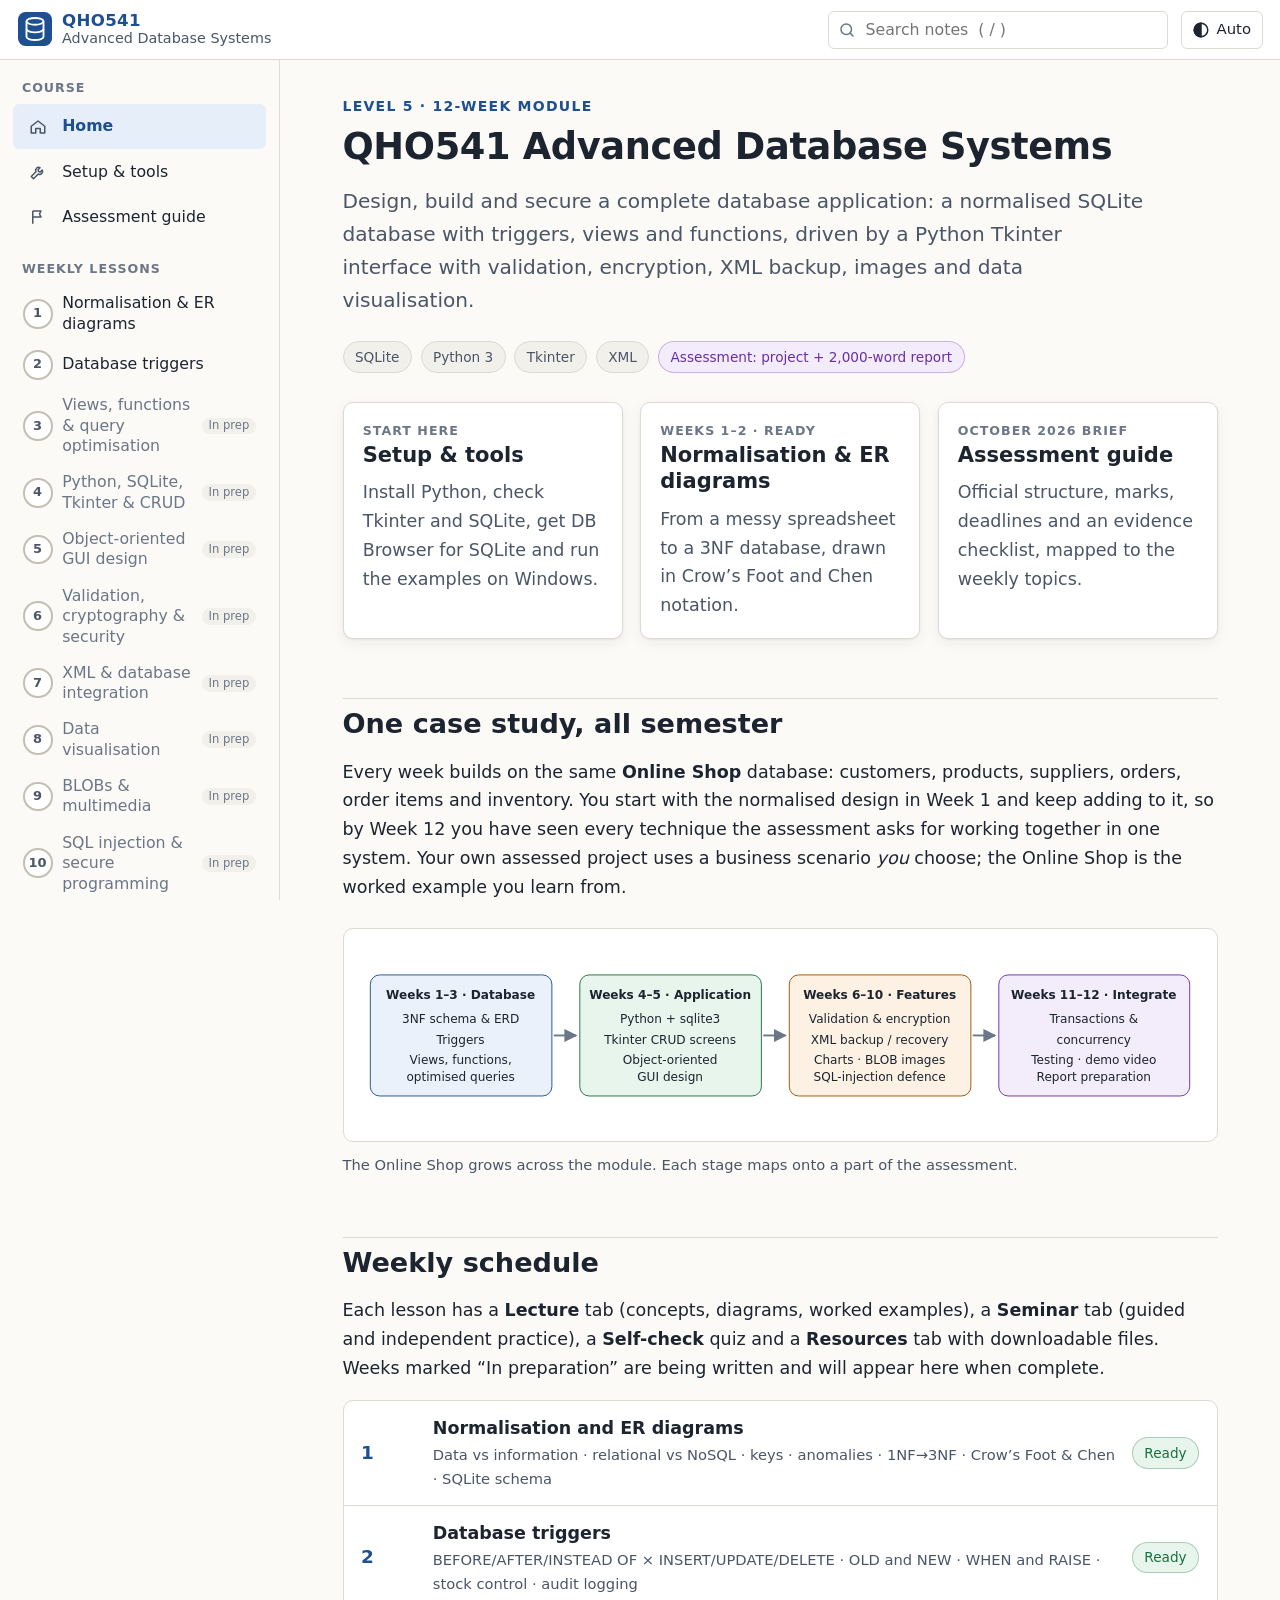
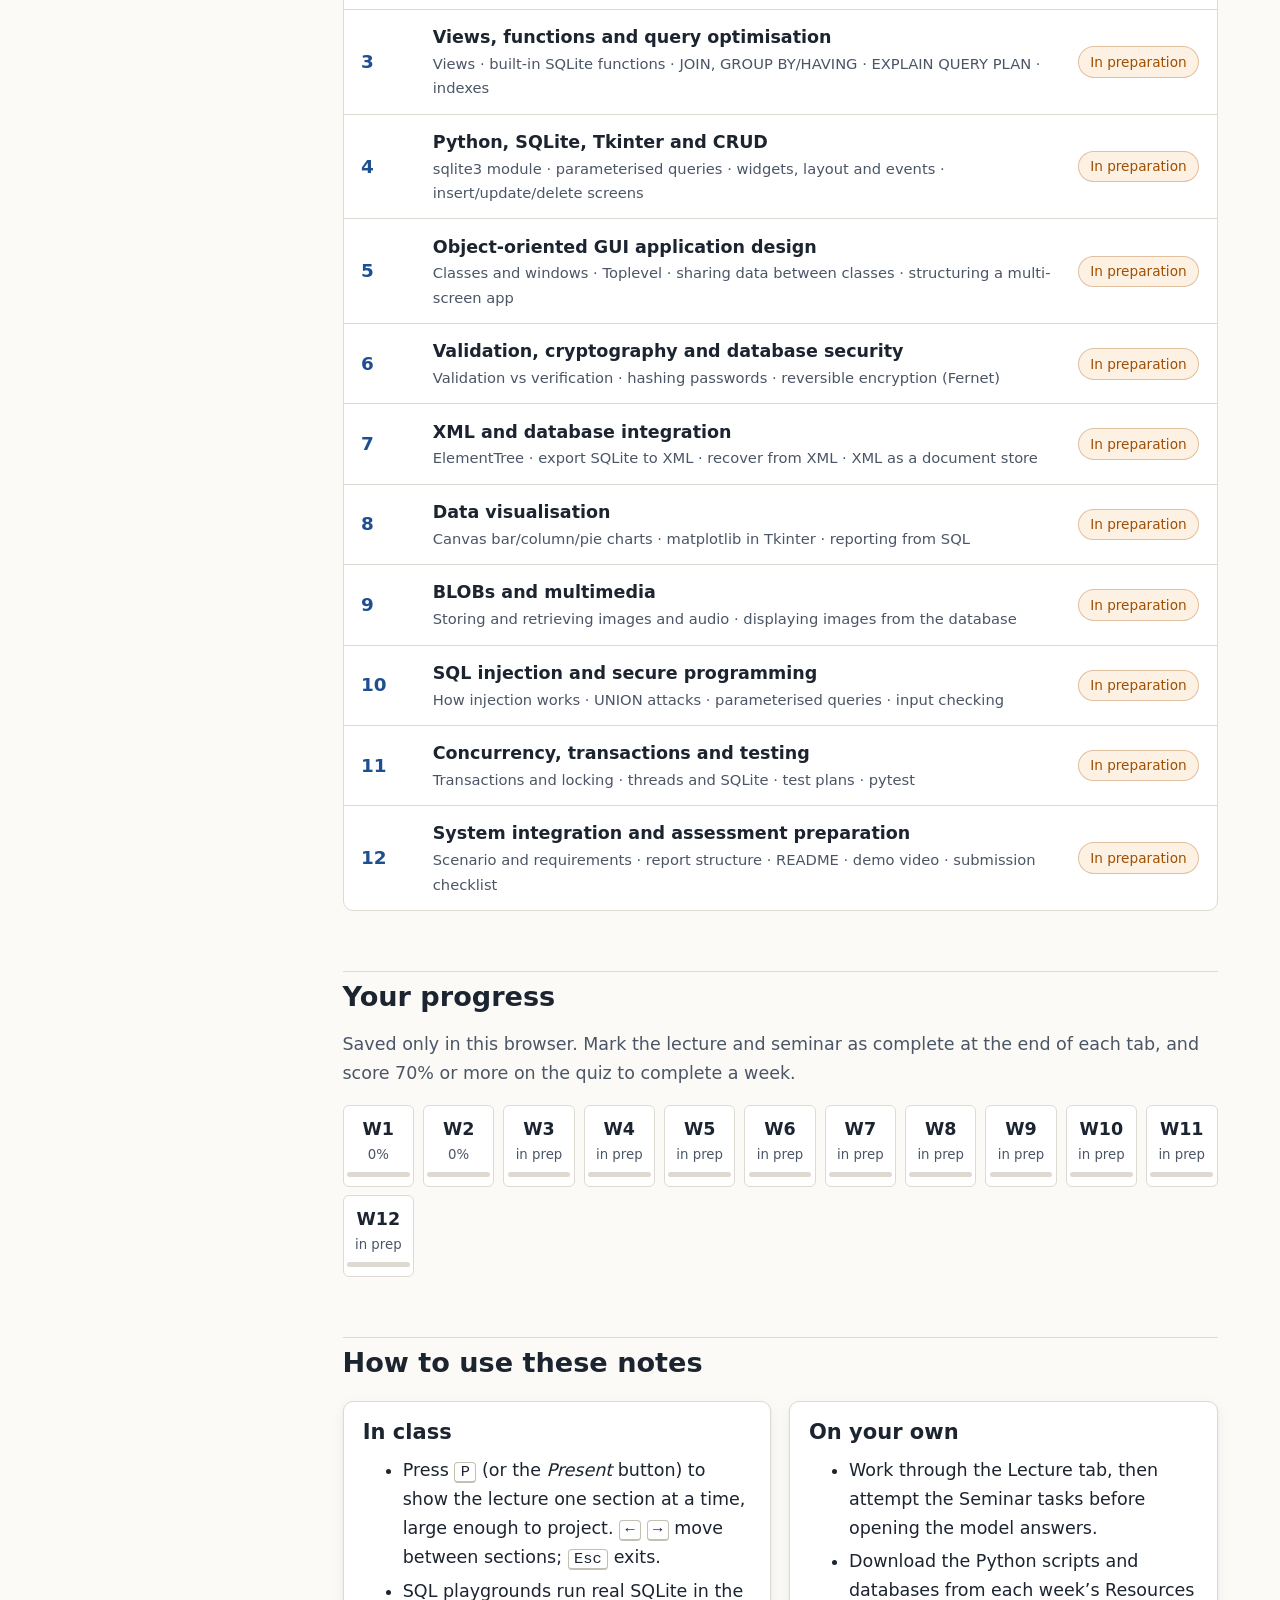
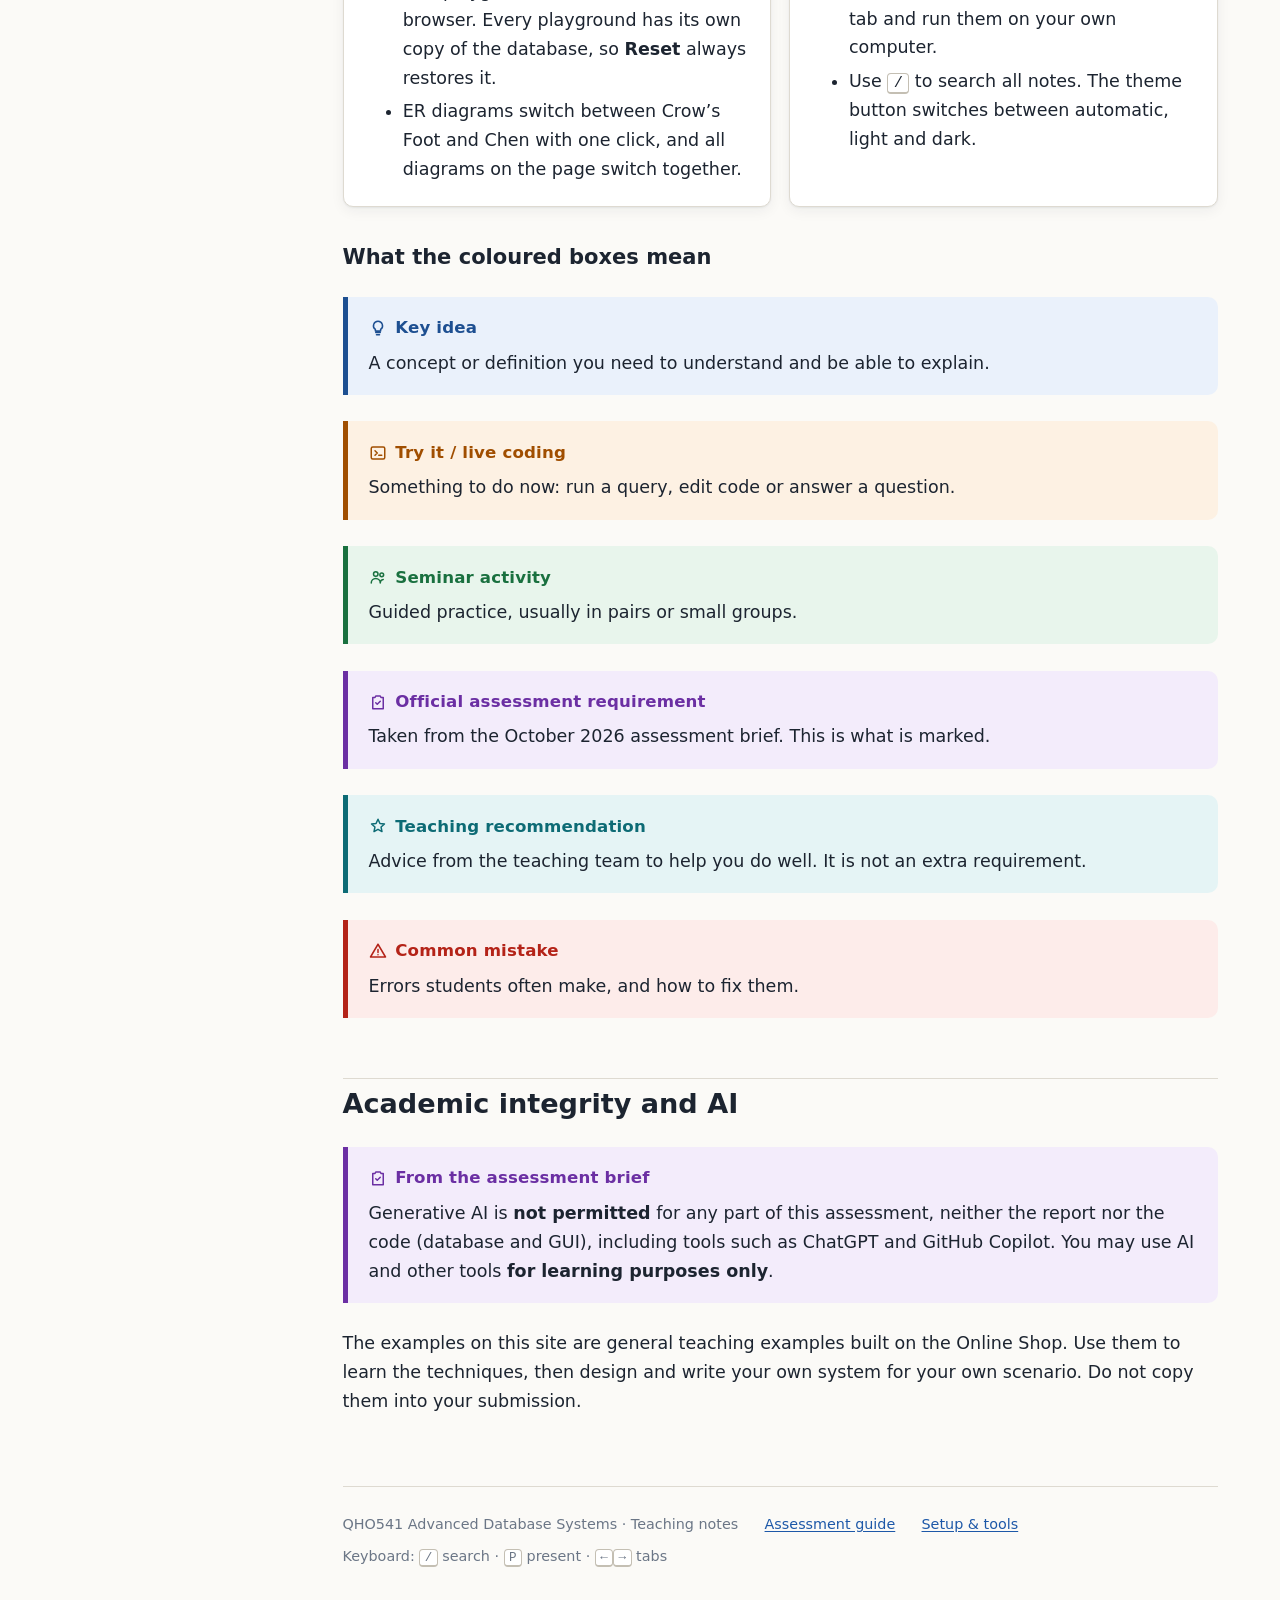
<file: index.html>
<!doctype html>
<html lang="en-GB">
<head>
<meta charset="utf-8">
<meta name="viewport" content="width=device-width, initial-scale=1">
<title>QHO541 Advanced Database Systems · Teaching notes</title>
<meta name="description" content="Interactive teaching and learning notes for QHO541 Advanced Database Systems: SQLite, Python and Tkinter, built around a continuous Online Shop case study.">
<script>(function(){var p="auto";try{p=localStorage.getItem("qho541.theme")||"auto"}catch(e){}var d=p==="dark"||(p==="auto"&&window.matchMedia&&matchMedia("(prefers-color-scheme: dark)").matches);document.documentElement.setAttribute("data-theme",d?"dark":"light")})();</script>
<link rel="icon" href="assets/img/favicon.svg" type="image/svg+xml">
<link rel="stylesheet" href="assets/css/site.css">
</head>
<body data-root="" data-page="home">
<a class="skip-link" href="#content">Skip to content</a>
<header class="site-header" id="site-header"></header>
<div class="layout">
  <nav class="sidebar" id="sidebar" aria-label="Course navigation"></nav>
  <div class="scrim"></div>
  <div class="main">
    <main class="content" id="content">

      <div class="hero">
        <div class="eyebrow">Level 5 · 12-week module</div>
        <h1>QHO541 Advanced Database Systems</h1>
        <p class="lede">Design, build and secure a complete database application: a normalised SQLite database with triggers, views and functions, driven by a Python Tkinter interface with validation, encryption, XML backup, images and data visualisation.</p>
        <ul class="meta-row">
          <li class="chip">SQLite</li><li class="chip">Python 3</li><li class="chip">Tkinter</li><li class="chip">XML</li>
          <li class="chip assess">Assessment: project + 2,000-word report</li>
        </ul>
      </div>

      <div class="grid">
        <a class="card" href="setup.html"><div class="kicker">Start here</div><h3>Setup &amp; tools</h3><p class="muted">Install Python, check Tkinter and SQLite, get DB Browser for SQLite and run the examples on Windows.</p></a>
        <a class="card" href="weeks/week01.html"><div class="kicker">Weeks 1–2 · ready</div><h3>Normalisation &amp; ER diagrams</h3><p class="muted">From a messy spreadsheet to a 3NF database, drawn in Crow’s Foot and Chen notation.</p></a>
        <a class="card" href="assessment.html"><div class="kicker">October 2026 brief</div><h3>Assessment guide</h3><p class="muted">Official structure, marks, deadlines and an evidence checklist, mapped to the weekly topics.</p></a>
      </div>

      <h2 id="case-study">One case study, all semester</h2>
      <p>Every week builds on the same <strong>Online Shop</strong> database: customers, products, suppliers, orders, order items and inventory. You start with the normalised design in Week 1 and keep adding to it, so by Week 12 you have seen every technique the assessment asks for working together in one system. Your own assessed project uses a business scenario <em>you</em> choose; the Online Shop is the worked example you learn from.</p>
      <figure>
        <div class="diagram">
          <svg viewBox="0 0 900 190" role="img" aria-labelledby="cs-t cs-d">
            <title id="cs-t">How the Online Shop grows across the module</title>
            <desc id="cs-d">Four stages: database design (weeks 1 to 3), application (weeks 4 and 5), security and data (weeks 6 to 10), and integration (weeks 11 and 12).</desc>
            <defs><marker id="arr" viewBox="0 0 10 10" refX="9" refY="5" markerWidth="7" markerHeight="7" orient="auto"><path d="M0,0L10,5L0,10z" fill="var(--text-faint)"/></marker></defs>
            <g font-size="13">
              <rect x="10" y="30" width="195" height="130" rx="10" fill="var(--c-concept-bg)" stroke="var(--c-concept)"/>
              <text x="107" y="56" text-anchor="middle" font-weight="700" fill="var(--c-concept)">Weeks 1–3 · Database</text>
              <text x="107" y="82" text-anchor="middle">3NF schema &amp; ERD</text>
              <text x="107" y="104" text-anchor="middle">Triggers</text>
              <text x="107" y="126" text-anchor="middle">Views, functions,</text>
              <text x="107" y="144" text-anchor="middle">optimised queries</text>
              <rect x="235" y="30" width="195" height="130" rx="10" fill="var(--c-seminar-bg)" stroke="var(--c-seminar)"/>
              <text x="332" y="56" text-anchor="middle" font-weight="700" fill="var(--c-seminar)">Weeks 4–5 · Application</text>
              <text x="332" y="82" text-anchor="middle">Python + sqlite3</text>
              <text x="332" y="104" text-anchor="middle">Tkinter CRUD screens</text>
              <text x="332" y="126" text-anchor="middle">Object-oriented</text>
              <text x="332" y="144" text-anchor="middle">GUI design</text>
              <rect x="460" y="30" width="195" height="130" rx="10" fill="var(--c-task-bg)" stroke="var(--c-task)"/>
              <text x="557" y="56" text-anchor="middle" font-weight="700" fill="var(--c-task)">Weeks 6–10 · Features</text>
              <text x="557" y="82" text-anchor="middle">Validation &amp; encryption</text>
              <text x="557" y="104" text-anchor="middle">XML backup / recovery</text>
              <text x="557" y="126" text-anchor="middle">Charts · BLOB images</text>
              <text x="557" y="144" text-anchor="middle">SQL-injection defence</text>
              <rect x="685" y="30" width="205" height="130" rx="10" fill="var(--c-assess-bg)" stroke="var(--c-assess)"/>
              <text x="787" y="56" text-anchor="middle" font-weight="700" fill="var(--c-assess)">Weeks 11–12 · Integrate</text>
              <text x="787" y="82" text-anchor="middle">Transactions &amp;</text>
              <text x="787" y="104" text-anchor="middle">concurrency</text>
              <text x="787" y="126" text-anchor="middle">Testing · demo video</text>
              <text x="787" y="144" text-anchor="middle">Report preparation</text>
              <path d="M207 95h24" stroke="var(--text-faint)" stroke-width="2" marker-end="url(#arr)"/><path d="M432 95h24" stroke="var(--text-faint)" stroke-width="2" marker-end="url(#arr)"/><path d="M657 95h24" stroke="var(--text-faint)" stroke-width="2" marker-end="url(#arr)"/>
            </g>
          </svg>
        </div>
        <figcaption>The Online Shop grows across the module. Each stage maps onto a part of the assessment.</figcaption>
      </figure>

      <h2 id="schedule">Weekly schedule</h2>
      <p>Each lesson has a <strong>Lecture</strong> tab (concepts, diagrams, worked examples), a <strong>Seminar</strong> tab (guided and independent practice), a <strong>Self-check</strong> quiz and a <strong>Resources</strong> tab with downloadable files. Weeks marked “In preparation” are being written and will appear here when complete.</p>
      <ul class="schedule">
        <li><span class="wk">1</span><a href="weeks/week01.html"><div class="ttl">Normalisation and ER diagrams</div><div class="sub">Data vs information · relational vs NoSQL · keys · anomalies · 1NF→3NF · Crow’s Foot &amp; Chen · SQLite schema</div></a><span class="chip ok">Ready</span></li>
        <li><span class="wk">2</span><a href="weeks/week02.html"><div class="ttl">Database triggers</div><div class="sub">BEFORE/AFTER/INSTEAD OF × INSERT/UPDATE/DELETE · OLD and NEW · WHEN and RAISE · stock control · audit logging</div></a><span class="chip ok">Ready</span></li>
        <li><span class="wk">3</span><div><div class="ttl">Views, functions and query optimisation</div><div class="sub">Views · built-in SQLite functions · JOIN, GROUP BY/HAVING · EXPLAIN QUERY PLAN · indexes</div></div><span class="chip pending">In preparation</span></li>
        <li><span class="wk">4</span><div><div class="ttl">Python, SQLite, Tkinter and CRUD</div><div class="sub">sqlite3 module · parameterised queries · widgets, layout and events · insert/update/delete screens</div></div><span class="chip pending">In preparation</span></li>
        <li><span class="wk">5</span><div><div class="ttl">Object-oriented GUI application design</div><div class="sub">Classes and windows · Toplevel · sharing data between classes · structuring a multi-screen app</div></div><span class="chip pending">In preparation</span></li>
        <li><span class="wk">6</span><div><div class="ttl">Validation, cryptography and database security</div><div class="sub">Validation vs verification · hashing passwords · reversible encryption (Fernet)</div></div><span class="chip pending">In preparation</span></li>
        <li><span class="wk">7</span><div><div class="ttl">XML and database integration</div><div class="sub">ElementTree · export SQLite to XML · recover from XML · XML as a document store</div></div><span class="chip pending">In preparation</span></li>
        <li><span class="wk">8</span><div><div class="ttl">Data visualisation</div><div class="sub">Canvas bar/column/pie charts · matplotlib in Tkinter · reporting from SQL</div></div><span class="chip pending">In preparation</span></li>
        <li><span class="wk">9</span><div><div class="ttl">BLOBs and multimedia</div><div class="sub">Storing and retrieving images and audio · displaying images from the database</div></div><span class="chip pending">In preparation</span></li>
        <li><span class="wk">10</span><div><div class="ttl">SQL injection and secure programming</div><div class="sub">How injection works · UNION attacks · parameterised queries · input checking</div></div><span class="chip pending">In preparation</span></li>
        <li><span class="wk">11</span><div><div class="ttl">Concurrency, transactions and testing</div><div class="sub">Transactions and locking · threads and SQLite · test plans · pytest</div></div><span class="chip pending">In preparation</span></li>
        <li><span class="wk">12</span><div><div class="ttl">System integration and assessment preparation</div><div class="sub">Scenario and requirements · report structure · README · demo video · submission checklist</div></div><span class="chip pending">In preparation</span></li>
      </ul>

      <h2 id="progress">Your progress</h2>
      <p class="muted">Saved only in this browser. Mark the lecture and seminar as complete at the end of each tab, and score 70% or more on the quiz to complete a week.</p>
      <div class="progress-overview" id="progress-overview"></div>

      <h2 id="how-to-use">How to use these notes</h2>
      <div class="grid two">
        <div class="card"><h3>In class</h3><ul>
          <li>Press <kbd>P</kbd> (or the <em>Present</em> button) to show the lecture one section at a time, large enough to project. <kbd>←</kbd> <kbd>→</kbd> move between sections; <kbd>Esc</kbd> exits.</li>
          <li>SQL playgrounds run real SQLite in the browser. Every playground has its own copy of the database, so <strong>Reset</strong> always restores it.</li>
          <li>ER diagrams switch between Crow’s Foot and Chen with one click, and all diagrams on the page switch together.</li>
        </ul></div>
        <div class="card"><h3>On your own</h3><ul>
          <li>Work through the Lecture tab, then attempt the Seminar tasks before opening the model answers.</li>
          <li>Download the Python scripts and databases from each week’s Resources tab and run them on your own computer.</li>
          <li>Use <kbd>/</kbd> to search all notes. The theme button switches between automatic, light and dark.</li>
        </ul></div>
      </div>
      <h3 id="callout-key">What the coloured boxes mean</h3>
      <div class="callout concept"><p class="callout-title">Key idea</p><p>A concept or definition you need to understand and be able to explain.</p></div>
      <div class="callout task"><p class="callout-title">Try it / live coding</p><p>Something to do now: run a query, edit code or answer a question.</p></div>
      <div class="callout seminar"><p class="callout-title">Seminar activity</p><p>Guided practice, usually in pairs or small groups.</p></div>
      <div class="callout assess"><p class="callout-title">Official assessment requirement</p><p>Taken from the October 2026 assessment brief. This is what is marked.</p></div>
      <div class="callout rec"><p class="callout-title">Teaching recommendation</p><p>Advice from the teaching team to help you do well. It is not an extra requirement.</p></div>
      <div class="callout warn"><p class="callout-title">Common mistake</p><p>Errors students often make, and how to fix them.</p></div>

      <h2 id="integrity">Academic integrity and AI</h2>
      <div class="callout assess"><p class="callout-title">From the assessment brief</p><p>Generative AI is <strong>not permitted</strong> for any part of this assessment, neither the report nor the code (database and GUI), including tools such as ChatGPT and GitHub Copilot. You may use AI and other tools <strong>for learning purposes only</strong>.</p></div>
      <p>The examples on this site are general teaching examples built on the Online Shop. Use them to learn the techniques, then design and write your own system for your own scenario. Do not copy them into your submission.</p>

      <footer class="site-footer" id="site-footer"></footer>
    </main>
    <aside class="toc" id="toc" aria-label="On this page"></aside>
  </div>
</div>
<script src="assets/js/site.js"></script>
</body>
</html>
</file>
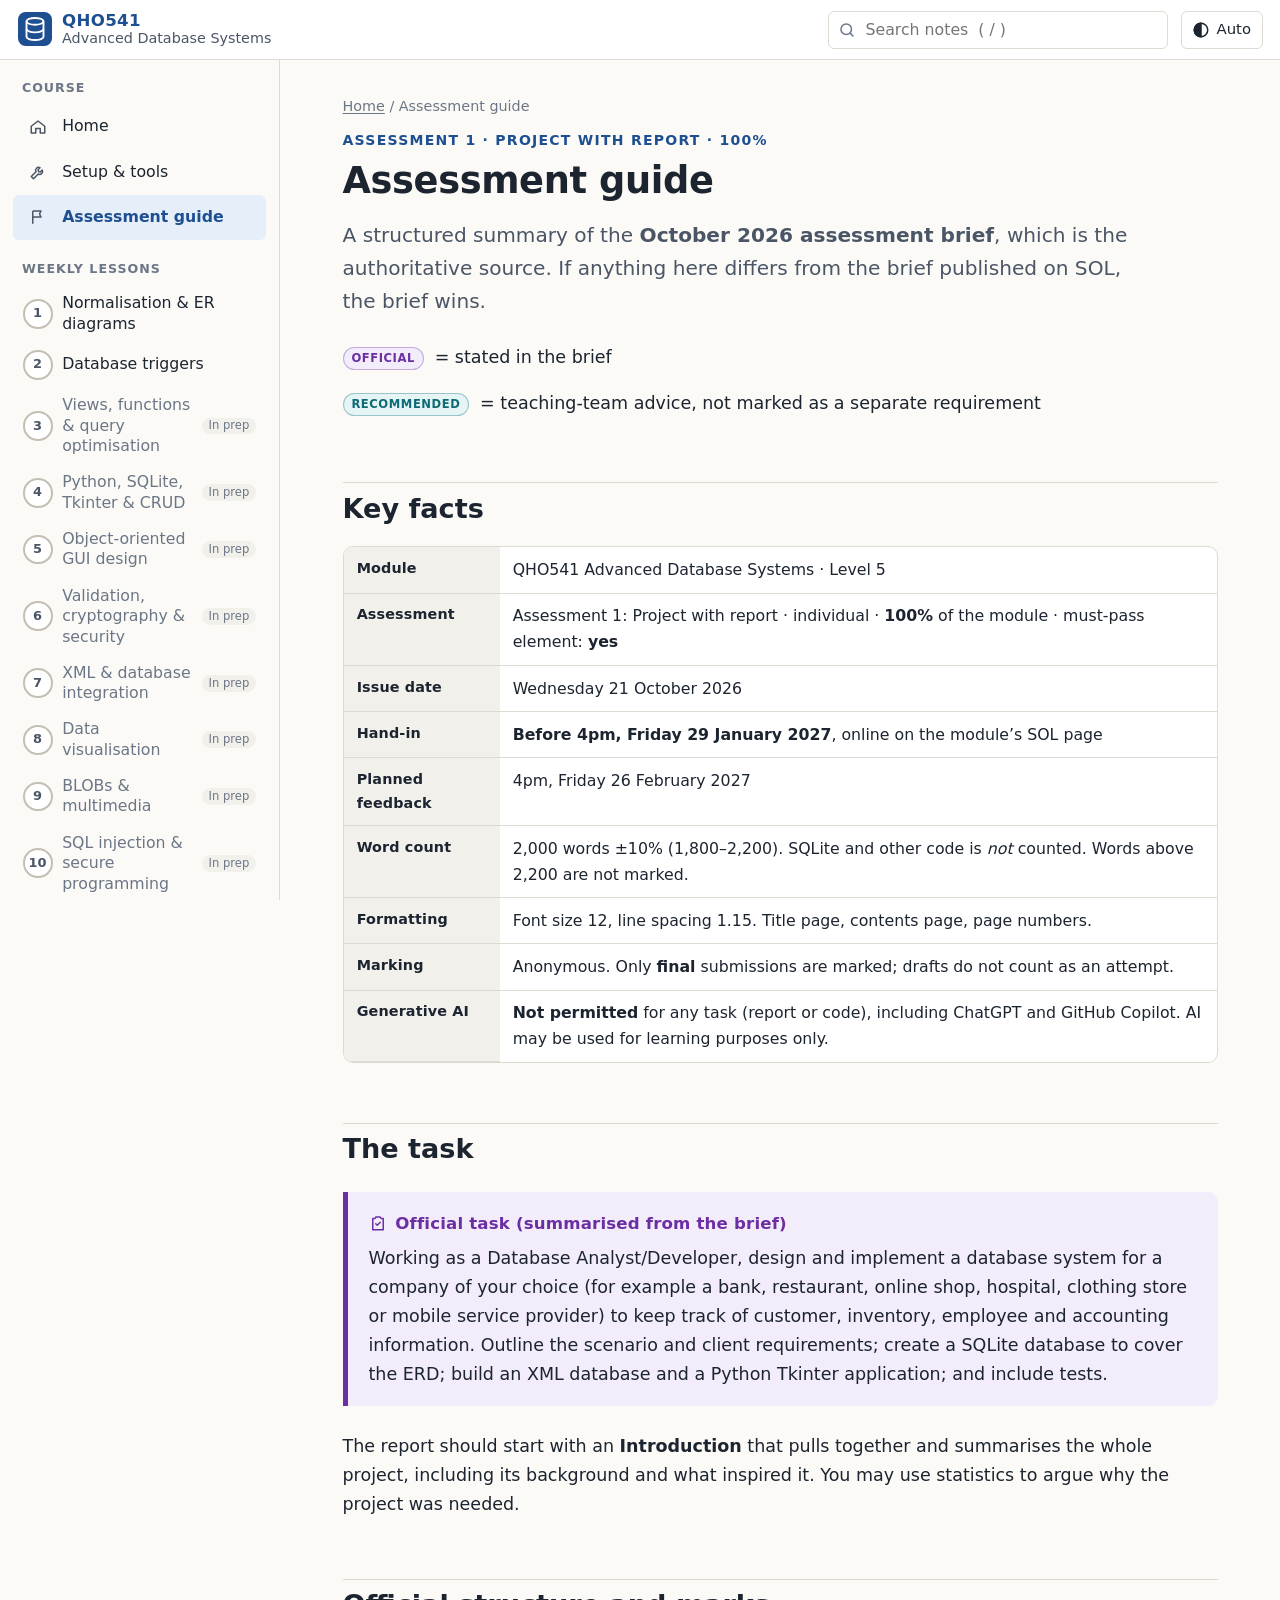
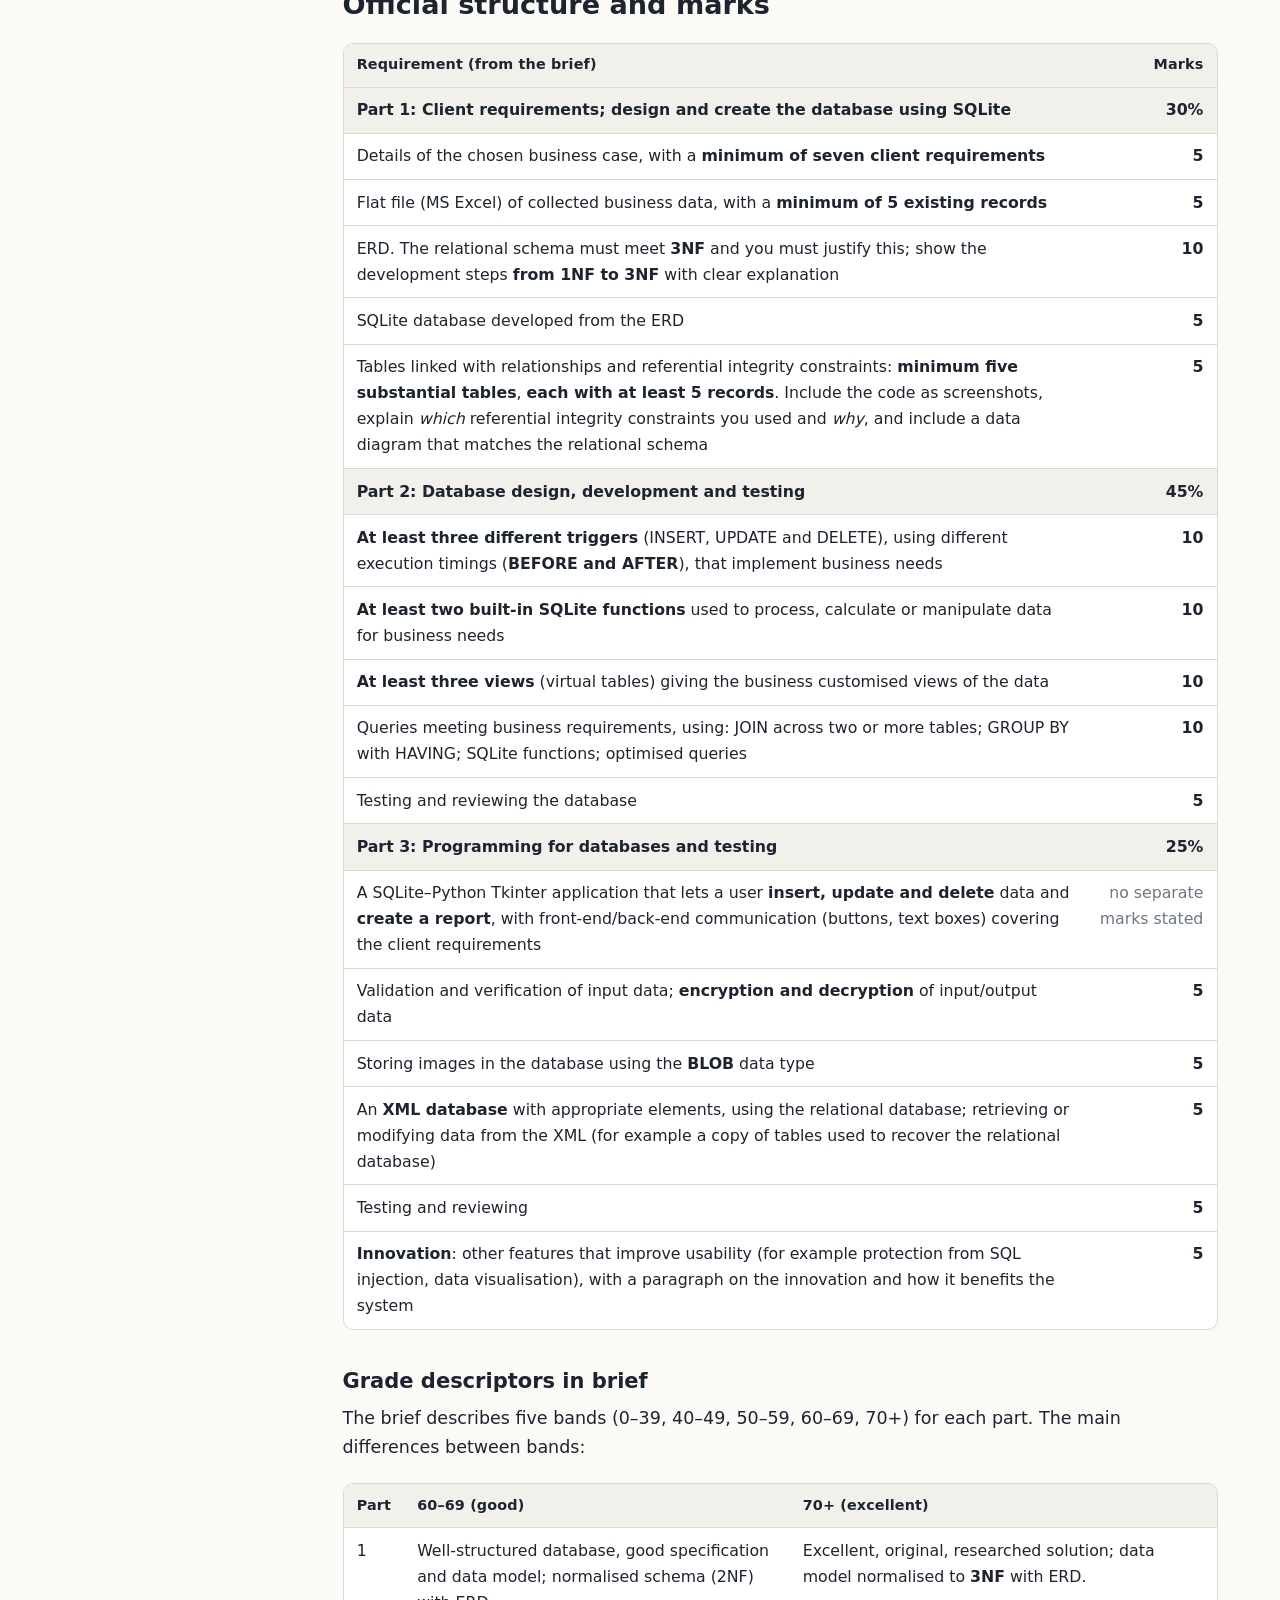
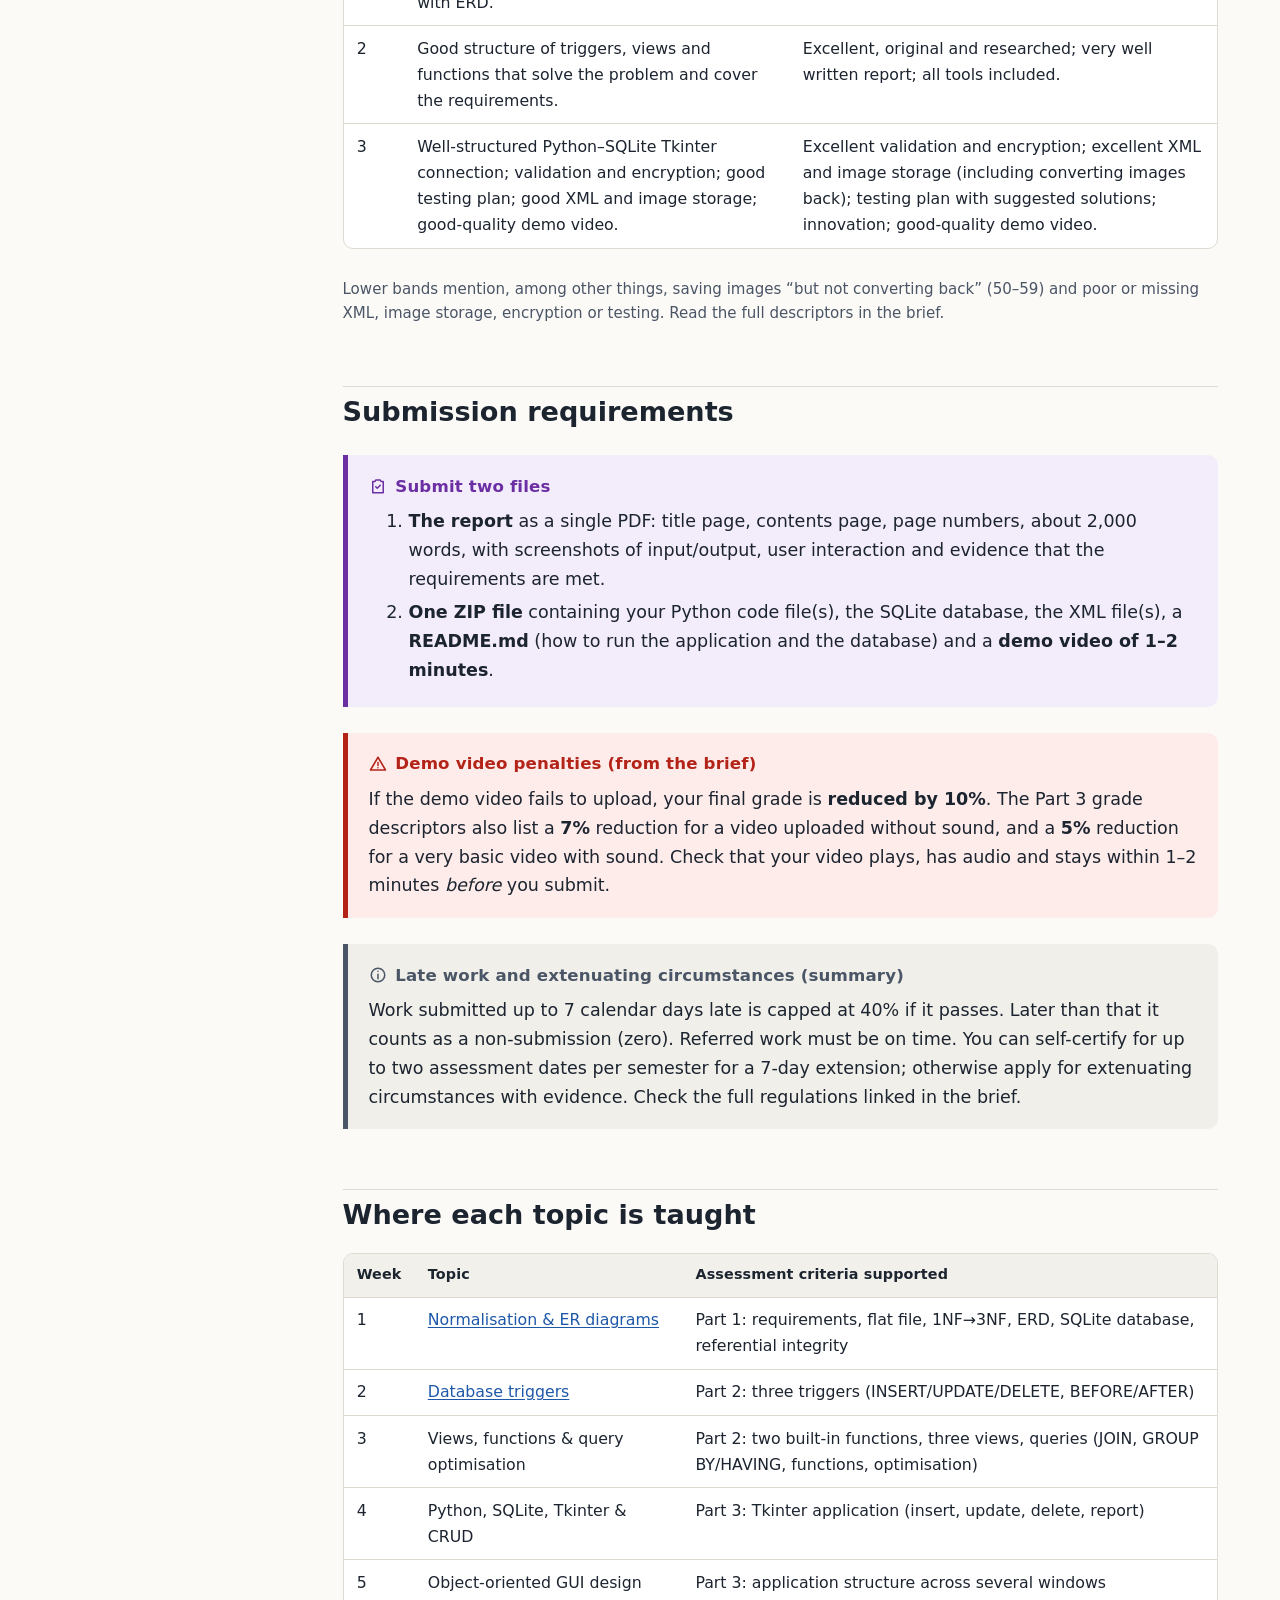
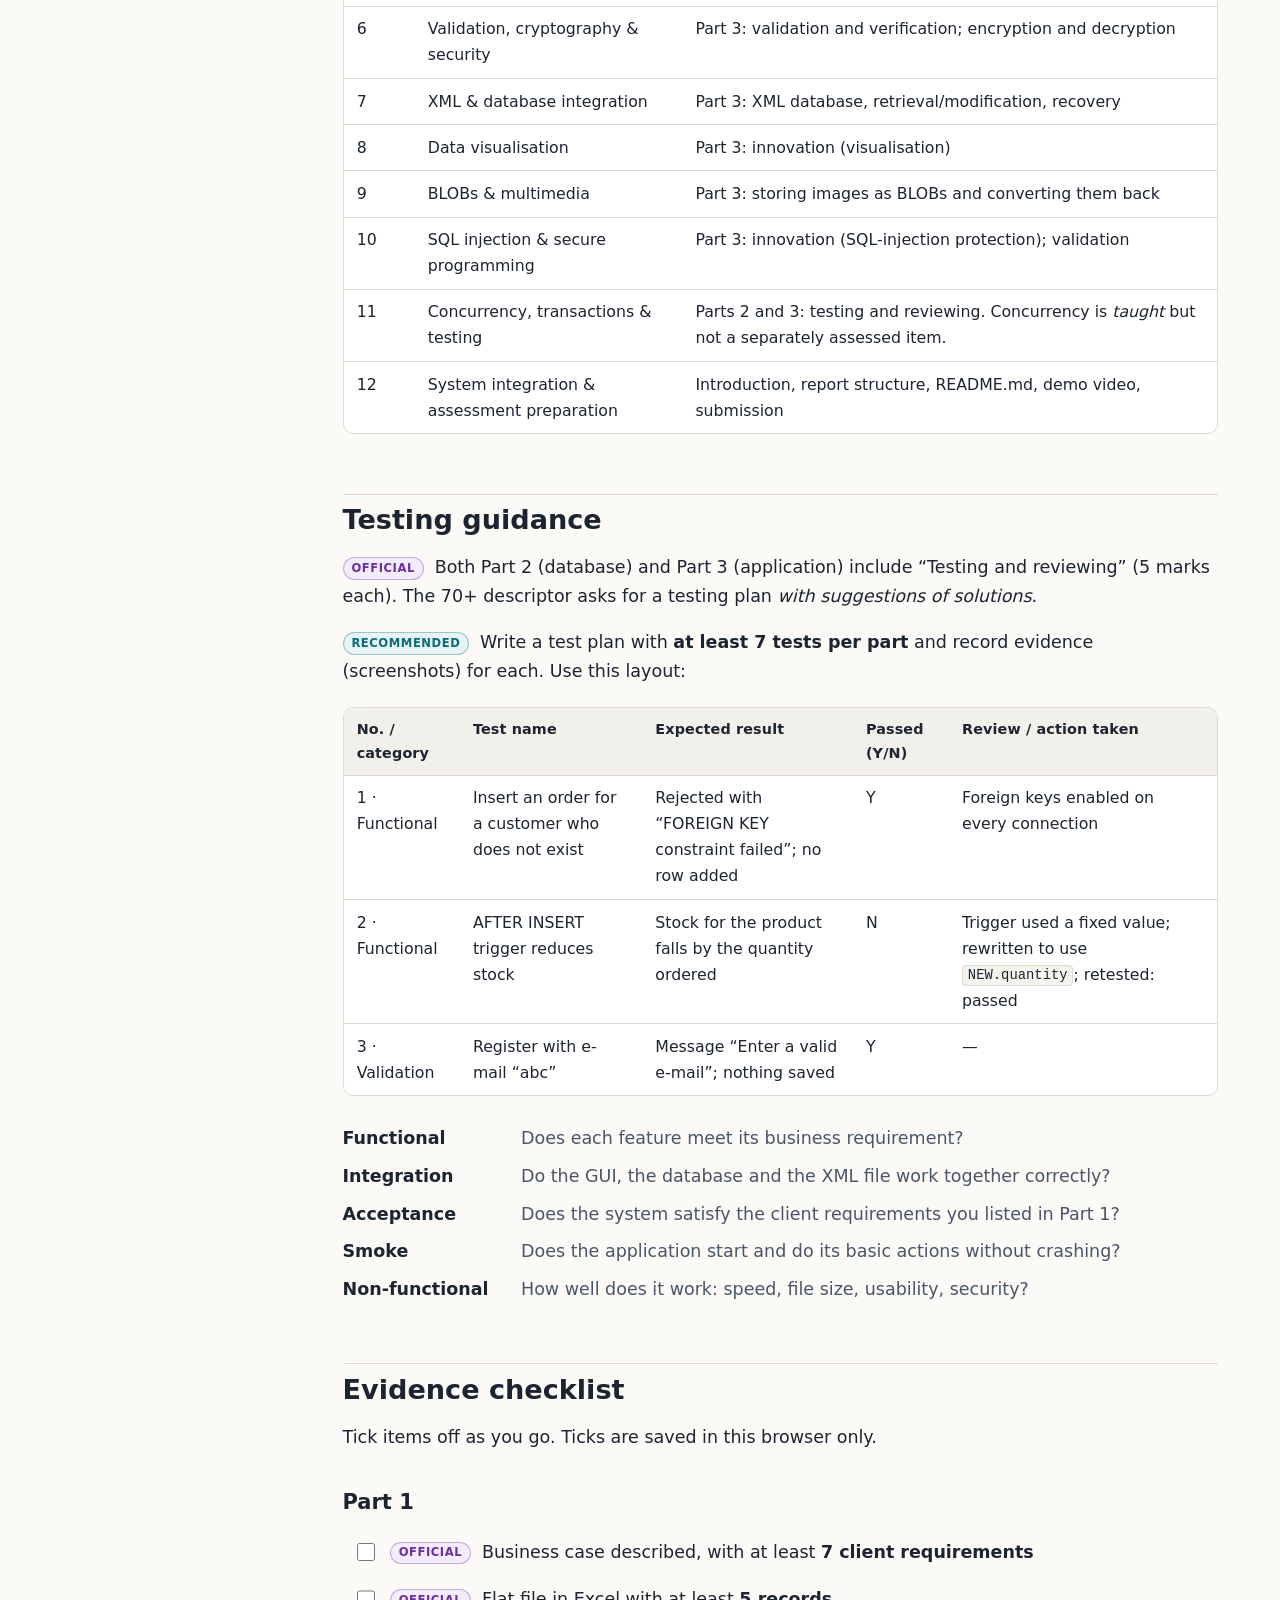
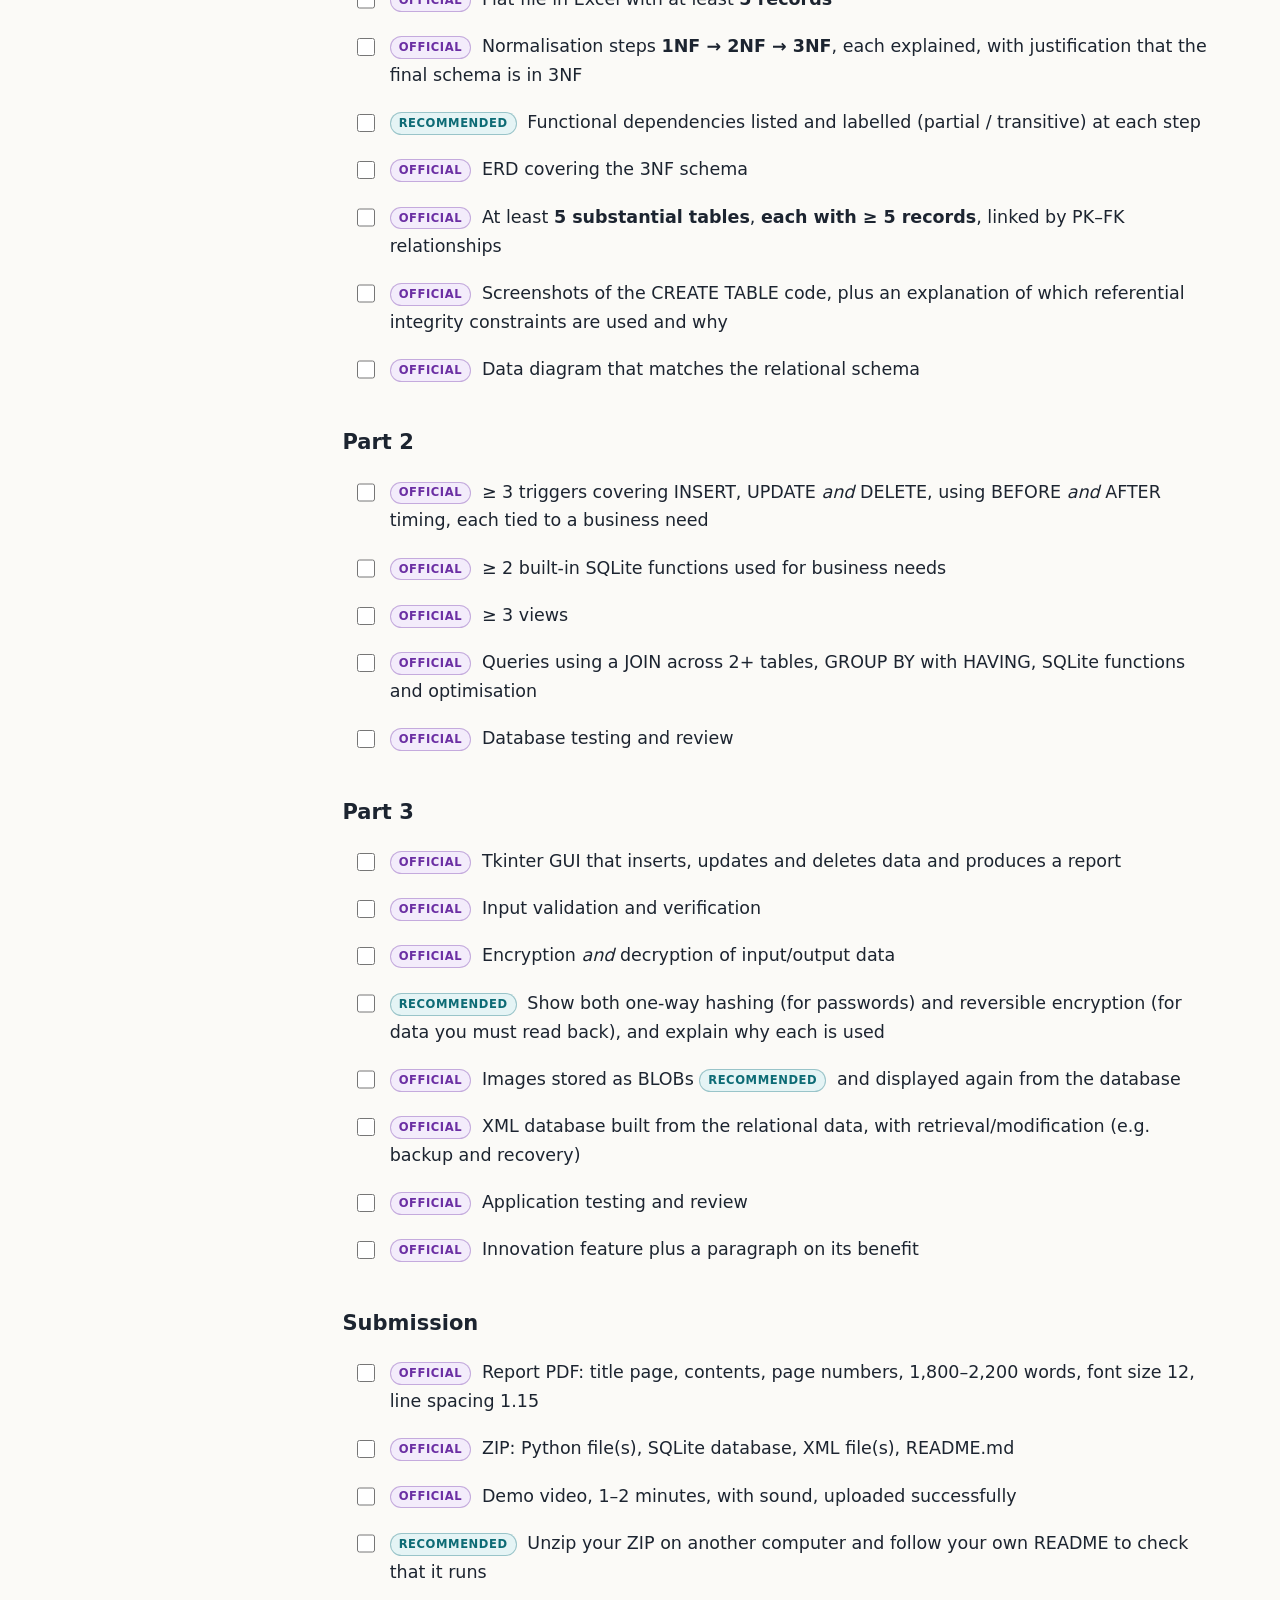
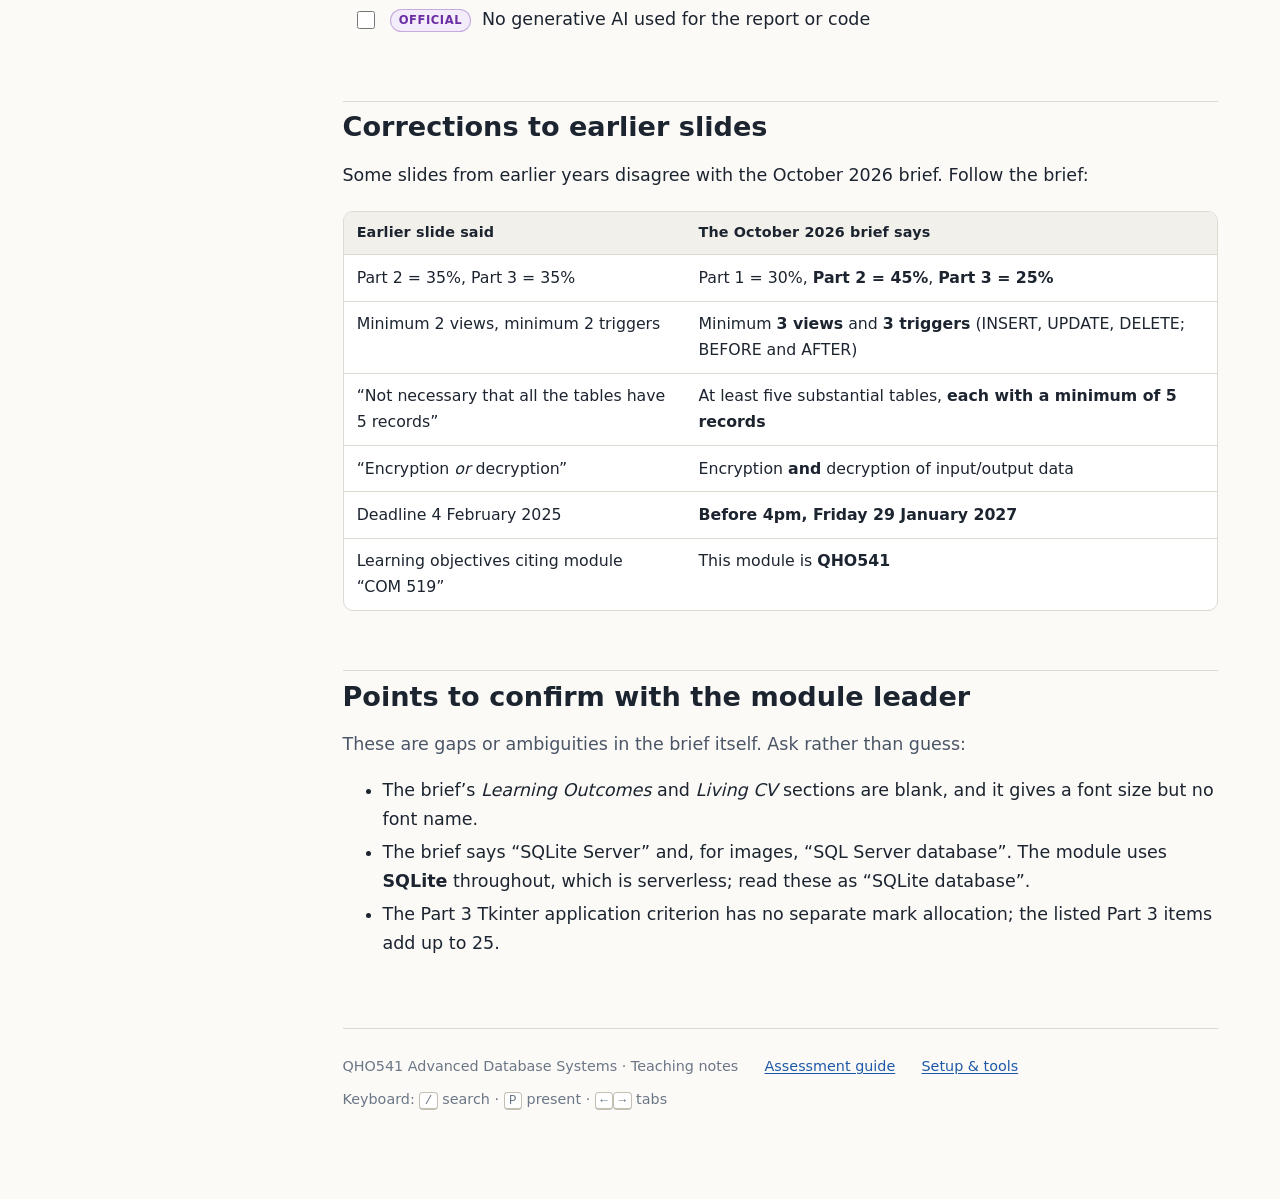
<file: assessment.html>
<!doctype html>
<html lang="en-GB">
<head>
<meta charset="utf-8">
<meta name="viewport" content="width=device-width, initial-scale=1">
<title>Assessment guide · QHO541</title>
<meta name="description" content="QHO541 Advanced Database Systems assessment guide: official structure, marks, submission requirements, topic mapping, testing guidance and evidence checklist (October 2026 brief).">
<script>(function(){var p="auto";try{p=localStorage.getItem("qho541.theme")||"auto"}catch(e){}var d=p==="dark"||(p==="auto"&&window.matchMedia&&matchMedia("(prefers-color-scheme: dark)").matches);document.documentElement.setAttribute("data-theme",d?"dark":"light")})();</script>
<link rel="icon" href="assets/img/favicon.svg" type="image/svg+xml">
<link rel="stylesheet" href="assets/css/site.css">
</head>
<body data-root="" data-page="assessment">
<a class="skip-link" href="#content">Skip to content</a>
<header class="site-header" id="site-header"></header>
<div class="layout">
  <nav class="sidebar" id="sidebar" aria-label="Course navigation"></nav>
  <div class="scrim"></div>
  <div class="main">
    <main class="content" id="content">
      <div class="breadcrumb"><a href="index.html">Home</a> / Assessment guide</div>
      <div class="hero">
        <div class="eyebrow">Assessment 1 · Project with report · 100%</div>
        <h1>Assessment guide</h1>
        <p class="lede">A structured summary of the <strong>October 2026 assessment brief</strong>, which is the authoritative source. If anything here differs from the brief published on SOL, the brief wins.</p>
        <ul class="meta-row"><li><span class="tag-official">Official</span> = stated in the brief</li><li><span class="tag-rec">Recommended</span> = teaching-team advice, not marked as a separate requirement</li></ul>
      </div>

      <h2 id="key-facts">Key facts</h2>
      <div class="table-wrap"><table>
        <tbody>
          <tr><th scope="row">Module</th><td>QHO541 Advanced Database Systems · Level 5</td></tr>
          <tr><th scope="row">Assessment</th><td>Assessment 1: Project with report · individual · <strong>100%</strong> of the module · must-pass element: <strong>yes</strong></td></tr>
          <tr><th scope="row">Issue date</th><td>Wednesday 21 October 2026</td></tr>
          <tr><th scope="row">Hand-in</th><td><strong>Before 4pm, Friday 29 January 2027</strong>, online on the module’s SOL page</td></tr>
          <tr><th scope="row">Planned feedback</th><td>4pm, Friday 26 February 2027</td></tr>
          <tr><th scope="row">Word count</th><td>2,000 words ±10% (1,800–2,200). SQLite and other code is <em>not</em> counted. Words above 2,200 are not marked.</td></tr>
          <tr><th scope="row">Formatting</th><td>Font size 12, line spacing 1.15. Title page, contents page, page numbers.</td></tr>
          <tr><th scope="row">Marking</th><td>Anonymous. Only <strong>final</strong> submissions are marked; drafts do not count as an attempt.</td></tr>
          <tr><th scope="row">Generative AI</th><td><strong>Not permitted</strong> for any task (report or code), including ChatGPT and GitHub Copilot. AI may be used for learning purposes only.</td></tr>
        </tbody></table></div>

      <h2 id="task">The task</h2>
      <div class="callout assess"><p class="callout-title">Official task (summarised from the brief)</p>
        <p>Working as a Database Analyst/Developer, design and implement a database system for a company of your choice (for example a bank, restaurant, online shop, hospital, clothing store or mobile service provider) to keep track of customer, inventory, employee and accounting information. Outline the scenario and client requirements; create a SQLite database to cover the ERD; build an XML database and a Python Tkinter application; and include tests.</p></div>
      <p>The report should start with an <strong>Introduction</strong> that pulls together and summarises the whole project, including its background and what inspired it. You may use statistics to argue why the project was needed.</p>

      <h2 id="structure">Official structure and marks</h2>
      <div class="table-wrap"><table>
        <thead><tr><th>Requirement (from the brief)</th><th class="num">Marks</th></tr></thead>
        <tbody>
          <tr class="part-row"><td>Part 1: Client requirements; design and create the database using SQLite</td><td class="num marks">30%</td></tr>
          <tr><td>Details of the chosen business case, with a <strong>minimum of seven client requirements</strong></td><td class="num marks">5</td></tr>
          <tr><td>Flat file (MS Excel) of collected business data, with a <strong>minimum of 5 existing records</strong></td><td class="num marks">5</td></tr>
          <tr><td>ERD. The relational schema must meet <strong>3NF</strong> and you must justify this; show the development steps <strong>from 1NF to 3NF</strong> with clear explanation</td><td class="num marks">10</td></tr>
          <tr><td>SQLite database developed from the ERD</td><td class="num marks">5</td></tr>
          <tr><td>Tables linked with relationships and referential integrity constraints: <strong>minimum five substantial tables</strong>, <strong>each with at least 5 records</strong>. Include the code as screenshots, explain <em>which</em> referential integrity constraints you used and <em>why</em>, and include a data diagram that matches the relational schema</td><td class="num marks">5</td></tr>
          <tr class="part-row"><td>Part 2: Database design, development and testing</td><td class="num marks">45%</td></tr>
          <tr><td><strong>At least three different triggers</strong> (INSERT, UPDATE and DELETE), using different execution timings (<strong>BEFORE and AFTER</strong>), that implement business needs</td><td class="num marks">10</td></tr>
          <tr><td><strong>At least two built-in SQLite functions</strong> used to process, calculate or manipulate data for business needs</td><td class="num marks">10</td></tr>
          <tr><td><strong>At least three views</strong> (virtual tables) giving the business customised views of the data</td><td class="num marks">10</td></tr>
          <tr><td>Queries meeting business requirements, using: JOIN across two or more tables; GROUP BY with HAVING; SQLite functions; optimised queries</td><td class="num marks">10</td></tr>
          <tr><td>Testing and reviewing the database</td><td class="num marks">5</td></tr>
          <tr class="part-row"><td>Part 3: Programming for databases and testing</td><td class="num marks">25%</td></tr>
          <tr><td>A SQLite–Python Tkinter application that lets a user <strong>insert, update and delete</strong> data and <strong>create a report</strong>, with front-end/back-end communication (buttons, text boxes) covering the client requirements</td><td class="num faint">no separate marks stated</td></tr>
          <tr><td>Validation and verification of input data; <strong>encryption and decryption</strong> of input/output data</td><td class="num marks">5</td></tr>
          <tr><td>Storing images in the database using the <strong>BLOB</strong> data type</td><td class="num marks">5</td></tr>
          <tr><td>An <strong>XML database</strong> with appropriate elements, using the relational database; retrieving or modifying data from the XML (for example a copy of tables used to recover the relational database)</td><td class="num marks">5</td></tr>
          <tr><td>Testing and reviewing</td><td class="num marks">5</td></tr>
          <tr><td><strong>Innovation</strong>: other features that improve usability (for example protection from SQL injection, data visualisation), with a paragraph on the innovation and how it benefits the system</td><td class="num marks">5</td></tr>
        </tbody></table></div>

      <h3 id="grade-bands">Grade descriptors in brief</h3>
      <p>The brief describes five bands (0–39, 40–49, 50–59, 60–69, 70+) for each part. The main differences between bands:</p>
      <div class="table-wrap"><table>
        <thead><tr><th>Part</th><th>60–69 (good)</th><th>70+ (excellent)</th></tr></thead>
        <tbody>
          <tr><td>1</td><td>Well-structured database, good specification and data model; normalised schema (2NF) with ERD.</td><td>Excellent, original, researched solution; data model normalised to <strong>3NF</strong> with ERD.</td></tr>
          <tr><td>2</td><td>Good structure of triggers, views and functions that solve the problem and cover the requirements.</td><td>Excellent, original and researched; very well written report; all tools included.</td></tr>
          <tr><td>3</td><td>Well-structured Python–SQLite Tkinter connection; validation and encryption; good testing plan; good XML and image storage; good-quality demo video.</td><td>Excellent validation and encryption; excellent XML and image storage (including converting images back); testing plan with suggested solutions; innovation; good-quality demo video.</td></tr>
        </tbody></table></div>
      <p class="small muted">Lower bands mention, among other things, saving images “but not converting back” (50–59) and poor or missing XML, image storage, encryption or testing. Read the full descriptors in the brief.</p>

      <h2 id="submission">Submission requirements</h2>
      <div class="callout assess"><p class="callout-title">Submit two files</p>
        <ol>
          <li><strong>The report</strong> as a single PDF: title page, contents page, page numbers, about 2,000 words, with screenshots of input/output, user interaction and evidence that the requirements are met.</li>
          <li><strong>One ZIP file</strong> containing your Python code file(s), the SQLite database, the XML file(s), a <strong>README.md</strong> (how to run the application and the database) and a <strong>demo video of 1–2 minutes</strong>.</li>
        </ol></div>
      <div class="callout warn"><p class="callout-title">Demo video penalties (from the brief)</p>
        <p>If the demo video fails to upload, your final grade is <strong>reduced by 10%</strong>. The Part 3 grade descriptors also list a <strong>7%</strong> reduction for a video uploaded without sound, and a <strong>5%</strong> reduction for a very basic video with sound. Check that your video plays, has audio and stays within 1–2 minutes <em>before</em> you submit.</p></div>
      <div class="callout note"><p class="callout-title">Late work and extenuating circumstances (summary)</p>
        <p>Work submitted up to 7 calendar days late is capped at 40% if it passes. Later than that it counts as a non-submission (zero). Referred work must be on time. You can self-certify for up to two assessment dates per semester for a 7-day extension; otherwise apply for extenuating circumstances with evidence. Check the full regulations linked in the brief.</p></div>

      <h2 id="mapping">Where each topic is taught</h2>
      <div class="table-wrap"><table>
        <thead><tr><th>Week</th><th>Topic</th><th>Assessment criteria supported</th></tr></thead>
        <tbody>
          <tr><td>1</td><td><a href="weeks/week01.html">Normalisation &amp; ER diagrams</a></td><td>Part 1: requirements, flat file, 1NF→3NF, ERD, SQLite database, referential integrity</td></tr>
          <tr><td>2</td><td><a href="weeks/week02.html">Database triggers</a></td><td>Part 2: three triggers (INSERT/UPDATE/DELETE, BEFORE/AFTER)</td></tr>
          <tr><td>3</td><td>Views, functions &amp; query optimisation</td><td>Part 2: two built-in functions, three views, queries (JOIN, GROUP BY/HAVING, functions, optimisation)</td></tr>
          <tr><td>4</td><td>Python, SQLite, Tkinter &amp; CRUD</td><td>Part 3: Tkinter application (insert, update, delete, report)</td></tr>
          <tr><td>5</td><td>Object-oriented GUI design</td><td>Part 3: application structure across several windows</td></tr>
          <tr><td>6</td><td>Validation, cryptography &amp; security</td><td>Part 3: validation and verification; encryption and decryption</td></tr>
          <tr><td>7</td><td>XML &amp; database integration</td><td>Part 3: XML database, retrieval/modification, recovery</td></tr>
          <tr><td>8</td><td>Data visualisation</td><td>Part 3: innovation (visualisation)</td></tr>
          <tr><td>9</td><td>BLOBs &amp; multimedia</td><td>Part 3: storing images as BLOBs and converting them back</td></tr>
          <tr><td>10</td><td>SQL injection &amp; secure programming</td><td>Part 3: innovation (SQL-injection protection); validation</td></tr>
          <tr><td>11</td><td>Concurrency, transactions &amp; testing</td><td>Parts 2 and 3: testing and reviewing. Concurrency is <em>taught</em> but not a separately assessed item.</td></tr>
          <tr><td>12</td><td>System integration &amp; assessment preparation</td><td>Introduction, report structure, README.md, demo video, submission</td></tr>
        </tbody></table></div>

      <h2 id="testing">Testing guidance</h2>
      <p><span class="tag-official">Official</span> Both Part 2 (database) and Part 3 (application) include “Testing and reviewing” (5 marks each). The 70+ descriptor asks for a testing plan <em>with suggestions of solutions</em>.</p>
      <p><span class="tag-rec">Recommended</span> Write a test plan with <strong>at least 7 tests per part</strong> and record evidence (screenshots) for each. Use this layout:</p>
      <div class="table-wrap"><table>
        <thead><tr><th>No. / category</th><th>Test name</th><th>Expected result</th><th>Passed (Y/N)</th><th>Review / action taken</th></tr></thead>
        <tbody>
          <tr><td>1 · Functional</td><td>Insert an order for a customer who does not exist</td><td>Rejected with “FOREIGN KEY constraint failed”; no row added</td><td>Y</td><td>Foreign keys enabled on every connection</td></tr>
          <tr><td>2 · Functional</td><td>AFTER INSERT trigger reduces stock</td><td>Stock for the product falls by the quantity ordered</td><td>N</td><td>Trigger used a fixed value; rewritten to use <code>NEW.quantity</code>; retested: passed</td></tr>
          <tr><td>3 · Validation</td><td>Register with e-mail “abc”</td><td>Message “Enter a valid e-mail”; nothing saved</td><td>Y</td><td>—</td></tr>
        </tbody></table></div>
      <dl class="terms">
        <dt>Functional</dt><dd>Does each feature meet its business requirement?</dd>
        <dt>Integration</dt><dd>Do the GUI, the database and the XML file work together correctly?</dd>
        <dt>Acceptance</dt><dd>Does the system satisfy the client requirements you listed in Part 1?</dd>
        <dt>Smoke</dt><dd>Does the application start and do its basic actions without crashing?</dd>
        <dt>Non-functional</dt><dd>How well does it work: speed, file size, usability, security?</dd>
      </dl>

      <h2 id="checklist">Evidence checklist</h2>
      <p>Tick items off as you go. Ticks are saved in this browser only.</p>
      <h3>Part 1</h3>
      <ul class="checklist" data-id="assessment">
        <li><span><span class="tag-official">Official</span> Business case described, with at least <strong>7 client requirements</strong></span></li>
        <li><span><span class="tag-official">Official</span> Flat file in Excel with at least <strong>5 records</strong></span></li>
        <li><span><span class="tag-official">Official</span> Normalisation steps <strong>1NF → 2NF → 3NF</strong>, each explained, with justification that the final schema is in 3NF</span></li>
        <li><span><span class="tag-rec">Recommended</span> Functional dependencies listed and labelled (partial / transitive) at each step</span></li>
        <li><span><span class="tag-official">Official</span> ERD covering the 3NF schema</span></li>
        <li><span><span class="tag-official">Official</span> At least <strong>5 substantial tables</strong>, <strong>each with ≥ 5 records</strong>, linked by PK–FK relationships</span></li>
        <li><span><span class="tag-official">Official</span> Screenshots of the CREATE TABLE code, plus an explanation of which referential integrity constraints are used and why</span></li>
        <li><span><span class="tag-official">Official</span> Data diagram that matches the relational schema</span></li>
      </ul>
      <h3>Part 2</h3>
      <ul class="checklist" data-id="assessment-p2">
        <li><span><span class="tag-official">Official</span> ≥ 3 triggers covering INSERT, UPDATE <em>and</em> DELETE, using BEFORE <em>and</em> AFTER timing, each tied to a business need</span></li>
        <li><span><span class="tag-official">Official</span> ≥ 2 built-in SQLite functions used for business needs</span></li>
        <li><span><span class="tag-official">Official</span> ≥ 3 views</span></li>
        <li><span><span class="tag-official">Official</span> Queries using a JOIN across 2+ tables, GROUP BY with HAVING, SQLite functions and optimisation</span></li>
        <li><span><span class="tag-official">Official</span> Database testing and review</span></li>
      </ul>
      <h3>Part 3</h3>
      <ul class="checklist" data-id="assessment-p3">
        <li><span><span class="tag-official">Official</span> Tkinter GUI that inserts, updates and deletes data and produces a report</span></li>
        <li><span><span class="tag-official">Official</span> Input validation and verification</span></li>
        <li><span><span class="tag-official">Official</span> Encryption <em>and</em> decryption of input/output data</span></li>
        <li><span><span class="tag-rec">Recommended</span> Show both one-way hashing (for passwords) and reversible encryption (for data you must read back), and explain why each is used</span></li>
        <li><span><span class="tag-official">Official</span> Images stored as BLOBs <span class="tag-rec">Recommended</span> and displayed again from the database</span></li>
        <li><span><span class="tag-official">Official</span> XML database built from the relational data, with retrieval/modification (e.g. backup and recovery)</span></li>
        <li><span><span class="tag-official">Official</span> Application testing and review</span></li>
        <li><span><span class="tag-official">Official</span> Innovation feature plus a paragraph on its benefit</span></li>
      </ul>
      <h3>Submission</h3>
      <ul class="checklist" data-id="assessment-sub">
        <li><span><span class="tag-official">Official</span> Report PDF: title page, contents, page numbers, 1,800–2,200 words, font size 12, line spacing 1.15</span></li>
        <li><span><span class="tag-official">Official</span> ZIP: Python file(s), SQLite database, XML file(s), README.md</span></li>
        <li><span><span class="tag-official">Official</span> Demo video, 1–2 minutes, with sound, uploaded successfully</span></li>
        <li><span><span class="tag-rec">Recommended</span> Unzip your ZIP on another computer and follow your own README to check that it runs</span></li>
        <li><span><span class="tag-official">Official</span> No generative AI used for the report or code</span></li>
      </ul>

      <h2 id="corrections">Corrections to earlier slides</h2>
      <p>Some slides from earlier years disagree with the October 2026 brief. Follow the brief:</p>
      <div class="table-wrap"><table>
        <thead><tr><th>Earlier slide said</th><th>The October 2026 brief says</th></tr></thead>
        <tbody>
          <tr><td>Part 2 = 35%, Part 3 = 35%</td><td>Part 1 = 30%, <strong>Part 2 = 45%</strong>, <strong>Part 3 = 25%</strong></td></tr>
          <tr><td>Minimum 2 views, minimum 2 triggers</td><td>Minimum <strong>3 views</strong> and <strong>3 triggers</strong> (INSERT, UPDATE, DELETE; BEFORE and AFTER)</td></tr>
          <tr><td>“Not necessary that all the tables have 5 records”</td><td>At least five substantial tables, <strong>each with a minimum of 5 records</strong></td></tr>
          <tr><td>“Encryption <em>or</em> decryption”</td><td>Encryption <strong>and</strong> decryption of input/output data</td></tr>
          <tr><td>Deadline 4 February 2025</td><td><strong>Before 4pm, Friday 29 January 2027</strong></td></tr>
          <tr><td>Learning objectives citing module “COM 519”</td><td>This module is <strong>QHO541</strong></td></tr>
        </tbody></table></div>

      <h2 id="to-confirm">Points to confirm with the module leader</h2>
      <p class="muted">These are gaps or ambiguities in the brief itself. Ask rather than guess:</p>
      <ul>
        <li>The brief’s <em>Learning Outcomes</em> and <em>Living CV</em> sections are blank, and it gives a font size but no font name.</li>
        <li>The brief says “SQLite Server” and, for images, “SQL Server database”. The module uses <strong>SQLite</strong> throughout, which is serverless; read these as “SQLite database”.</li>
        <li>The Part 3 Tkinter application criterion has no separate mark allocation; the listed Part 3 items add up to 25.</li>
      </ul>

      <footer class="site-footer" id="site-footer"></footer>
    </main>
    <aside class="toc" id="toc" aria-label="On this page"></aside>
  </div>
</div>
<script src="assets/js/site.js"></script>
</body>
</html>
</file>
<file: assets/css/site.css>
/* =====================================================================
   QHO541 Advanced Database Systems — site stylesheet
   Design goals: readable when projected, clear separation between
   concepts / code / tasks, accessible contrast in light and dark.
   ===================================================================== */

/* ---------- Design tokens ---------- */
:root {
  --font-body: "Segoe UI", system-ui, -apple-system, "Helvetica Neue", Roboto, Arial, sans-serif;
  --font-head: "Segoe UI", system-ui, -apple-system, "Helvetica Neue", Roboto, Arial, sans-serif;
  --font-code: "Cascadia Code", "JetBrains Mono", Consolas, "SFMono-Regular", Menlo, ui-monospace, monospace;

  --fs-base: 17.5px;
  --lh: 1.65;
  --measure: 50rem;          /* comfortable reading width */
  --header-h: 60px;
  --sidebar-w: 280px;
  --radius: 10px;
  --radius-sm: 6px;

  /* Light palette */
  --bg: #fbfaf7;
  --bg-elev: #ffffff;
  --bg-sunk: #f2f0eb;
  --bg-code: #f5f3ee;
  --text: #1c2430;
  --text-soft: #4a5566;
  --text-faint: #6b7686;
  --border: #dedad1;
  --border-strong: #c4bfb3;

  --primary: #1d4f91;        /* database blue */
  --primary-soft: #e6eef9;
  --primary-ink: #ffffff;
  --link: #1d58a8;

  --c-concept: #1d4f91;  --c-concept-bg: #eaf1fb;
  --c-task: #a04e00;     --c-task-bg: #fdf1e3;
  --c-seminar: #19703f;  --c-seminar-bg: #e8f5ec;
  --c-assess: #6b2fa3;   --c-assess-bg: #f3ecfb;
  --c-rec: #0d6b75;      --c-rec-bg: #e5f4f5;
  --c-warn: #b42318;     --c-warn-bg: #fdecea;
  --c-note: #4a5566;     --c-note-bg: #f0efea;

  --ok: #19703f;
  --bad: #b42318;

  /* Diagram tokens (used by inline SVG) */
  --dg-stroke: #33415a;
  --dg-entity-head: #1d4f91;
  --dg-entity-head-text: #ffffff;
  --dg-entity-bg: #ffffff;
  --dg-attr-bg: #ffffff;
  --dg-rel-bg: #fff6e6;
  --dg-rel-stroke: #a04e00;
  --dg-pk: #a04e00;
  --dg-fk: #1d58a8;
  --dg-hi: #e0a100;
  --dg-dim: 0.22;

  --shadow: 0 1px 2px rgba(20, 30, 50, .06), 0 4px 14px rgba(20, 30, 50, .06);
  color-scheme: light;
}

[data-theme="dark"] {
  --bg: #11151c;
  --bg-elev: #171c25;
  --bg-sunk: #0c1016;
  --bg-code: #0f141b;
  --text: #e4e8ef;
  --text-soft: #b3bccb;
  --text-faint: #8a95a8;
  --border: #2a3240;
  --border-strong: #3a4456;

  --primary: #7fb0f5;
  --primary-soft: #1a2738;
  --primary-ink: #0d1320;
  --link: #8dbaf7;

  --c-concept: #8dbaf7;  --c-concept-bg: #142235;
  --c-task: #f2a65a;     --c-task-bg: #2a1d0f;
  --c-seminar: #6fd394;  --c-seminar-bg: #11281a;
  --c-assess: #c9a2f2;   --c-assess-bg: #241932;
  --c-rec: #5fd0d9;      --c-rec-bg: #0f2729;
  --c-warn: #ff8a80;     --c-warn-bg: #2d1514;
  --c-note: #b3bccb;     --c-note-bg: #1b212b;

  --ok: #6fd394;
  --bad: #ff8a80;

  --dg-stroke: #b9c4d6;
  --dg-entity-head: #2c5a96;
  --dg-entity-head-text: #ffffff;
  --dg-entity-bg: #1b2230;
  --dg-attr-bg: #1b2230;
  --dg-rel-bg: #2a1f10;
  --dg-rel-stroke: #f2a65a;
  --dg-pk: #f2a65a;
  --dg-fk: #8dbaf7;
  --dg-hi: #ffd166;
  --dg-dim: 0.25;

  --shadow: 0 1px 2px rgba(0,0,0,.4), 0 6px 18px rgba(0,0,0,.35);
  color-scheme: dark;
}

/* ---------- Base ---------- */
*, *::before, *::after { box-sizing: border-box; }
html { font-size: var(--fs-base); scroll-padding-top: calc(var(--header-h) + 16px); -webkit-text-size-adjust: 100%; }
body {
  margin: 0;
  font-family: var(--font-body);
  line-height: var(--lh);
  color: var(--text);
  background: var(--bg);
  text-rendering: optimizeLegibility;
}
img, svg { max-width: 100%; }
a { color: var(--link); text-underline-offset: 2px; }
a:hover { text-decoration-thickness: 2px; }
:focus-visible { outline: 3px solid var(--dg-hi); outline-offset: 2px; border-radius: 3px; }
h1, h2, h3, h4 { font-family: var(--font-head); line-height: 1.25; color: var(--text); }
h1 { font-size: 2.1rem; margin: 0 0 .4em; letter-spacing: -.01em; }
h2 { font-size: 1.55rem; margin: 2.2em 0 .6em; padding-top: .3em; border-top: 1px solid var(--border); }
h3 { font-size: 1.2rem; margin: 1.8em 0 .5em; }
h4 { font-size: 1.02rem; margin: 1.4em 0 .4em; }
p, ul, ol { margin: 0 0 1em; }
li { margin: .25em 0; }
hr { border: 0; border-top: 1px solid var(--border); margin: 2em 0; }
code, kbd, pre, samp { font-family: var(--font-code); font-size: .88em; }
:not(pre) > code {
  background: var(--bg-code); border: 1px solid var(--border);
  padding: .08em .35em; border-radius: 4px; white-space: nowrap;
}
kbd { border: 1px solid var(--border-strong); border-bottom-width: 2px; border-radius: 4px; padding: 0 .35em; background: var(--bg-elev); }
small, .small { font-size: .86rem; }
.muted { color: var(--text-soft); }
.faint { color: var(--text-faint); }
.sr-only { position: absolute !important; width: 1px; height: 1px; overflow: hidden; clip: rect(0 0 0 0); white-space: nowrap; }
.skip-link { position: absolute; left: -999px; top: 8px; z-index: 100; background: var(--primary); color: var(--primary-ink); padding: .5em 1em; border-radius: var(--radius-sm); }
.skip-link:focus { left: 8px; }

/* ---------- Header ---------- */
.site-header {
  position: sticky; top: 0; z-index: 40;
  height: var(--header-h);
  display: flex; align-items: center; gap: .75rem;
  padding: 0 1rem;
  background: color-mix(in srgb, var(--bg-elev) 92%, transparent);
  backdrop-filter: blur(8px);
  border-bottom: 1px solid var(--border);
}
.brand { display: flex; align-items: center; gap: .6rem; text-decoration: none; color: var(--text); min-width: 0; }
.brand-mark { width: 34px; height: 34px; flex: none; }
.brand-text { display: flex; flex-direction: column; line-height: 1.1; min-width: 0; }
.brand-code { font-weight: 700; font-size: .95rem; color: var(--primary); letter-spacing: .02em; }
.brand-name { font-size: .82rem; color: var(--text-soft); white-space: nowrap; overflow: hidden; text-overflow: ellipsis; }
.header-spacer { flex: 1; }
.icon-btn {
  display: inline-flex; align-items: center; justify-content: center; gap: .35rem;
  height: 38px; min-width: 38px; padding: 0 .6rem;
  border: 1px solid var(--border); border-radius: var(--radius-sm);
  background: var(--bg-elev); color: var(--text); cursor: pointer;
  font: inherit; font-size: .85rem;
}
.icon-btn:hover { border-color: var(--border-strong); background: var(--bg-sunk); }
.icon-btn svg { width: 18px; height: 18px; }
.icon-btn .lbl { display: none; }
@media (min-width: 900px) { .icon-btn .lbl { display: inline; } }
.menu-btn { display: inline-flex; }
@media (min-width: 1100px) { .menu-btn { display: none; } }

/* Search */
.search { position: relative; width: min(340px, 40vw); }
.search input {
  width: 100%; height: 38px; padding: 0 .75rem 0 2.1rem;
  border: 1px solid var(--border); border-radius: var(--radius-sm);
  background: var(--bg-elev); color: var(--text); font: inherit; font-size: .9rem;
}
.search svg { position: absolute; left: .6rem; top: 10px; width: 18px; height: 18px; color: var(--text-faint); pointer-events: none; }
.search-results {
  position: absolute; top: 44px; right: 0; width: min(520px, 92vw); max-height: 70vh; overflow: auto;
  background: var(--bg-elev); border: 1px solid var(--border); border-radius: var(--radius); box-shadow: var(--shadow);
  padding: .4rem; display: none;
}
.search-results.open { display: block; }
.search-results a { display: block; padding: .55rem .7rem; border-radius: var(--radius-sm); text-decoration: none; color: var(--text); }
.search-results a:hover, .search-results a.active { background: var(--primary-soft); }
.search-results .sr-title { font-weight: 600; font-size: .92rem; }
.search-results .sr-page { font-size: .76rem; color: var(--text-faint); }
.search-results .sr-snip { font-size: .82rem; color: var(--text-soft); }
.search-results mark { background: color-mix(in srgb, var(--dg-hi) 45%, transparent); color: inherit; border-radius: 2px; }
@media (max-width: 640px) {
  .search { width: 38px; }
  .search input { padding: 0; width: 38px; color: transparent; cursor: pointer; }
  .search input::placeholder { color: transparent; }
  .search.expanded { position: absolute; left: .5rem; right: .5rem; width: auto; z-index: 5; }
  .search.expanded input { width: 100%; padding: 0 .75rem 0 2.1rem; color: var(--text); cursor: text; }
  .brand-name { display: none; }
}

/* ---------- Layout ---------- */
.layout { display: flex; min-height: calc(100vh - var(--header-h)); }
.sidebar {
  width: var(--sidebar-w); flex: none;
  position: sticky; top: var(--header-h); height: calc(100vh - var(--header-h));
  overflow-y: auto; padding: 1rem .75rem 2rem;
  border-right: 1px solid var(--border); background: var(--bg);
  font-size: .9rem;
}
@media (max-width: 1099px) {
  .sidebar {
    position: fixed; left: 0; top: var(--header-h); z-index: 35;
    transform: translateX(-105%); transition: transform .2s ease;
    background: var(--bg-elev); box-shadow: var(--shadow);
  }
  body.nav-open .sidebar { transform: none; }
  body.nav-open .scrim { display: block; }
}
.scrim { display: none; position: fixed; inset: var(--header-h) 0 0 0; background: rgba(0,0,0,.35); z-index: 30; }
.nav-group { margin-bottom: 1.1rem; }
.nav-group-title { font-size: .72rem; text-transform: uppercase; letter-spacing: .08em; color: var(--text-faint); font-weight: 700; margin: 0 .5rem .35rem; }
.nav-list { list-style: none; margin: 0; padding: 0; }
.nav-list li { margin: 1px 0; }
.nav-link {
  display: flex; align-items: center; gap: .55rem;
  padding: .42rem .55rem; border-radius: var(--radius-sm);
  color: var(--text); text-decoration: none; line-height: 1.3;
}
.nav-link:hover { background: var(--bg-sunk); }
.nav-link[aria-current="page"] { background: var(--primary-soft); color: var(--primary); font-weight: 600; }
.nav-link.disabled { color: var(--text-faint); cursor: default; }
.nav-link.disabled:hover { background: transparent; }
.nav-num {
  flex: none; width: 1.7rem; height: 1.7rem; border-radius: 50%;
  display: inline-flex; align-items: center; justify-content: center;
  font-size: .74rem; font-weight: 700; position: relative;
  border: 2px solid var(--border-strong); color: var(--text-soft); background: var(--bg-elev);
}
.nav-num svg.ring { position: absolute; inset: -2px; width: calc(100% + 4px); height: calc(100% + 4px); transform: rotate(-90deg); }
.nav-num.done { border-color: var(--ok); color: var(--ok); }
.nav-tag { margin-left: auto; font-size: .66rem; padding: .05rem .4rem; border-radius: 999px; background: var(--bg-sunk); color: var(--text-faint); white-space: nowrap; }

.main { flex: 1; min-width: 0; display: flex; justify-content: center; }
.content { width: 100%; max-width: calc(var(--measure) + 4rem); padding: 2rem 2rem 5rem; }
@media (max-width: 640px) { .content { padding: 1.25rem 1rem 4rem; } }
.toc {
  display: none; width: 230px; flex: none; position: sticky; top: calc(var(--header-h) + 1.5rem);
  align-self: flex-start; max-height: calc(100vh - var(--header-h) - 3rem); overflow: auto;
  padding: 0 1rem 0 0; font-size: .82rem;
}
@media (min-width: 1440px) { .toc { display: block; } }
.toc-title { font-size: .72rem; text-transform: uppercase; letter-spacing: .08em; color: var(--text-faint); font-weight: 700; margin-bottom: .4rem; }
.toc ol { list-style: none; padding: 0; margin: 0; border-left: 2px solid var(--border); }
.toc a { display: block; padding: .25rem .75rem; color: var(--text-soft); text-decoration: none; margin-left: -2px; border-left: 2px solid transparent; }
.toc a:hover { color: var(--text); }
.toc a.active { color: var(--primary); border-left-color: var(--primary); font-weight: 600; }

/* ---------- Page furniture ---------- */
.breadcrumb { font-size: .82rem; color: var(--text-faint); margin-bottom: .6rem; }
.breadcrumb a { color: var(--text-faint); }
.hero { margin-bottom: 1.5rem; }
.eyebrow { font-size: .8rem; font-weight: 700; color: var(--primary); text-transform: uppercase; letter-spacing: .09em; margin-bottom: .35rem; }
.lede { font-size: 1.15rem; color: var(--text-soft); max-width: 46rem; }
.meta-row { display: flex; flex-wrap: wrap; gap: .5rem; margin: 1rem 0 0; padding: 0; list-style: none; }
.chip {
  display: inline-flex; align-items: center; gap: .35rem;
  font-size: .78rem; padding: .2rem .65rem; border-radius: 999px;
  background: var(--bg-sunk); border: 1px solid var(--border); color: var(--text-soft);
}
.chip.assess { background: var(--c-assess-bg); color: var(--c-assess); border-color: color-mix(in srgb, var(--c-assess) 30%, transparent); }
.chip.ok { background: var(--c-seminar-bg); color: var(--c-seminar); border-color: color-mix(in srgb, var(--c-seminar) 30%, transparent); }
.chip.pending { background: var(--c-task-bg); color: var(--c-task); border-color: color-mix(in srgb, var(--c-task) 30%, transparent); }

/* ---------- Tabs ---------- */
.tabs { position: sticky; top: var(--header-h); z-index: 20; background: var(--bg); margin: 1.5rem 0 1.5rem; border-bottom: 1px solid var(--border); display: flex; gap: .25rem; overflow-x: auto; scrollbar-width: none; }
.tabs::-webkit-scrollbar { display: none; }
.tab {
  appearance: none; border: 0; background: none; cursor: pointer; font: inherit;
  padding: .75rem 1rem; color: var(--text-soft); font-weight: 600; font-size: .95rem;
  border-bottom: 3px solid transparent; margin-bottom: -1px; white-space: nowrap;
  display: inline-flex; align-items: center; gap: .45rem;
}
.tab:hover { color: var(--text); }
.tab[aria-selected="true"] { color: var(--primary); border-bottom-color: var(--primary); }
.tab .dot { width: .55rem; height: .55rem; border-radius: 50%; background: var(--border-strong); }
.tab .dot.done { background: var(--ok); }
.tabpanel[hidden] { display: none; }
@media (max-width: 640px) { .tabs { gap: 0; } .tab { padding: .7rem .5rem; font-size: .88rem; gap: .3rem; } .tab .dot { display: none; } }

/* ---------- Callouts ---------- */
.callout {
  --c: var(--c-note); --cb: var(--c-note-bg);
  position: relative; margin: 1.5rem 0; padding: 1rem 1.2rem 1rem 1.2rem;
  background: var(--cb); border-left: 5px solid var(--c); border-radius: 0 var(--radius) var(--radius) 0;
}
.callout > :last-child { margin-bottom: 0; }
.callout-title { display: flex; align-items: center; gap: .5rem; font-weight: 700; color: var(--c); margin: 0 0 .4rem; font-size: .95rem; letter-spacing: .01em; }
.callout-title svg { width: 18px; height: 18px; flex: none; }
.callout.concept   { --c: var(--c-concept); --cb: var(--c-concept-bg); }
.callout.task      { --c: var(--c-task);    --cb: var(--c-task-bg); }
.callout.seminar   { --c: var(--c-seminar); --cb: var(--c-seminar-bg); }
.callout.assess    { --c: var(--c-assess);  --cb: var(--c-assess-bg); }
.callout.rec       { --c: var(--c-rec);     --cb: var(--c-rec-bg); }
.callout.warn      { --c: var(--c-warn);    --cb: var(--c-warn-bg); }
.callout.note      { --c: var(--c-note);    --cb: var(--c-note-bg); }

/* Definition list style "key terms" */
.terms { display: grid; grid-template-columns: minmax(9rem, max-content) minmax(0, 1fr); gap: .5rem 1.2rem; margin: 1rem 0 1.5rem; }
.terms dt { font-weight: 700; }
.terms dd { margin: 0; color: var(--text-soft); }
@media (max-width: 640px) {
  .terms { grid-template-columns: minmax(0, 1fr); gap: .1rem; } .terms dd { margin-bottom: .6rem; }
  :not(pre) > code { white-space: normal; overflow-wrap: anywhere; }
}

/* Cards / grids */
.grid { display: grid; gap: 1rem; grid-template-columns: repeat(auto-fit, minmax(230px, 1fr)); margin: 1.2rem 0 1.6rem; }
.grid.two { grid-template-columns: repeat(auto-fit, minmax(300px, 1fr)); }
.card {
  background: var(--bg-elev); border: 1px solid var(--border); border-radius: var(--radius);
  padding: 1rem 1.1rem; box-shadow: var(--shadow);
}
.card h3, .card h4 { margin-top: 0; }
.card > :last-child { margin-bottom: 0; }
a.card { display: block; text-decoration: none; color: inherit; transition: border-color .15s, transform .15s; }
a.card:hover { border-color: var(--primary); transform: translateY(-1px); }
.card .kicker { font-size: .72rem; text-transform: uppercase; letter-spacing: .08em; color: var(--text-faint); font-weight: 700; }

/* Week schedule list */
.schedule { list-style: none; margin: 1rem 0 2rem; padding: 0; border: 1px solid var(--border); border-radius: var(--radius); overflow: hidden; background: var(--bg-elev); }
.schedule li { margin: 0; display: grid; grid-template-columns: 3.2rem 1fr auto; gap: .9rem; align-items: center; padding: .75rem 1rem; border-top: 1px solid var(--border); }
.schedule li:first-child { border-top: 0; }
.schedule .wk { font-weight: 800; color: var(--primary); font-size: 1.05rem; }
.schedule .ttl { font-weight: 600; }
.schedule .sub { font-size: .84rem; color: var(--text-soft); }
.schedule a { color: inherit; text-decoration: none; }
.schedule a:hover .ttl { color: var(--primary); text-decoration: underline; }
@media (max-width: 640px) { .schedule li { grid-template-columns: 2.4rem 1fr; } .schedule li .chip { grid-column: 2; justify-self: start; } }

/* Tables */
.table-wrap { overflow-x: auto; margin: 1.2rem 0 1.6rem; border: 1px solid var(--border); border-radius: var(--radius); background: var(--bg-elev); }
table { border-collapse: collapse; width: 100%; font-size: .9rem; }
th, td { text-align: left; padding: .55rem .75rem; border-bottom: 1px solid var(--border); vertical-align: top; }
th { background: var(--bg-sunk); font-weight: 700; font-size: .82rem; letter-spacing: .01em; }
tr:last-child td { border-bottom: 0; }
td.num, th.num { text-align: right; font-variant-numeric: tabular-nums; }
caption { caption-side: top; text-align: left; font-weight: 600; padding: .6rem .75rem; color: var(--text-soft); font-size: .86rem; }

/* ---------- Code ---------- */
.code-block { position: relative; margin: 1.1rem 0 1.5rem; border: 1px solid var(--border); border-radius: var(--radius); background: var(--bg-code); overflow: hidden; }
.code-head { display: flex; align-items: center; gap: .5rem; padding: .35rem .5rem .35rem .85rem; border-bottom: 1px solid var(--border); font-size: .76rem; color: var(--text-faint); background: color-mix(in srgb, var(--bg-sunk) 70%, var(--bg-code)); }
.code-head .lang { font-weight: 700; text-transform: uppercase; letter-spacing: .06em; }
.code-head .fname { font-family: var(--font-code); color: var(--text-soft); }
.code-head .spacer { flex: 1; }
.code-block pre { margin: 0; padding: .9rem 1rem; overflow-x: auto; line-height: 1.55; font-size: .84rem; tab-size: 4; }
.code-block pre code { background: none; border: 0; padding: 0; font-size: inherit; white-space: pre; }
pre:not(.code-block pre) { background: var(--bg-code); border: 1px solid var(--border); border-radius: var(--radius); padding: .9rem 1rem; overflow-x: auto; }
.copy-btn { font: inherit; font-size: .75rem; border: 1px solid var(--border); background: var(--bg-elev); color: var(--text-soft); border-radius: 5px; padding: .15rem .55rem; cursor: pointer; }
.copy-btn:hover { color: var(--text); border-color: var(--border-strong); }
.copy-btn.copied { color: var(--ok); border-color: var(--ok); }

/* highlight.js token colours (theme aware) */
.hljs-keyword, .hljs-selector-tag, .hljs-built_in.sql { color: #8a3ffc; font-weight: 600; }
.hljs-string, .hljs-attr-value { color: #0a7a3d; }
.hljs-number, .hljs-literal { color: #b45309; }
.hljs-comment, .hljs-quote { color: #6b7686; font-style: italic; }
.hljs-title, .hljs-title.function_, .hljs-section { color: #1d58a8; }
.hljs-built_in, .hljs-type { color: #0d6b75; }
.hljs-attr, .hljs-attribute, .hljs-variable, .hljs-params { color: #9a3412; }
.hljs-tag, .hljs-name { color: #1d4f91; }
.hljs-meta { color: #6b2fa3; }
.hljs-operator, .hljs-punctuation { color: inherit; }
[data-theme="dark"] .hljs-keyword, [data-theme="dark"] .hljs-selector-tag { color: #c4a5ff; }
[data-theme="dark"] .hljs-string { color: #7ee2a1; }
[data-theme="dark"] .hljs-number, [data-theme="dark"] .hljs-literal { color: #ffb86b; }
[data-theme="dark"] .hljs-comment { color: #8a95a8; }
[data-theme="dark"] .hljs-title, [data-theme="dark"] .hljs-title.function_ { color: #8dbaf7; }
[data-theme="dark"] .hljs-built_in, [data-theme="dark"] .hljs-type { color: #5fd0d9; }
[data-theme="dark"] .hljs-attr, [data-theme="dark"] .hljs-variable, [data-theme="dark"] .hljs-params { color: #fdba74; }
[data-theme="dark"] .hljs-tag, [data-theme="dark"] .hljs-name { color: #8dbaf7; }
[data-theme="dark"] .hljs-meta { color: #c9a2f2; }

/* ---------- Details / expanders ---------- */
details.expand { margin: 1rem 0; border: 1px solid var(--border); border-radius: var(--radius); background: var(--bg-elev); }
details.expand > summary { cursor: pointer; padding: .7rem 1rem; font-weight: 600; list-style: none; display: flex; align-items: center; gap: .6rem; }
details.expand > summary::-webkit-details-marker { display: none; }
details.expand > summary::before { content: ""; width: .55rem; height: .55rem; border-right: 2px solid currentColor; border-bottom: 2px solid currentColor; transform: rotate(-45deg); transition: transform .15s; flex: none; color: var(--text-faint); }
details.expand[open] > summary::before { transform: rotate(45deg); }
details.expand > .expand-body { padding: 0 1.1rem 1rem; border-top: 1px dashed var(--border); padding-top: .9rem; }
details.expand.answer > summary { color: var(--c-seminar); }

/* ---------- Figures & diagrams ---------- */
figure { margin: 1.5rem 0 2rem; }
figure.wide { margin-left: 0; margin-right: 0; }
figcaption { font-size: .84rem; color: var(--text-soft); margin-top: .6rem; }
.diagram { background: var(--bg-elev); border: 1px solid var(--border); border-radius: var(--radius); padding: 1rem; overflow-x: auto; }
.diagram svg { display: block; margin: 0 auto; height: auto; }
.diagram svg text { font-family: var(--font-body); fill: var(--text); }

/* Toolbar shared by interactive widgets */
.toolbar { display: flex; flex-wrap: wrap; align-items: center; gap: .5rem; margin-bottom: .75rem; }
.toolbar .spacer { flex: 1; }
.btn {
  display: inline-flex; align-items: center; gap: .4rem; cursor: pointer;
  font: inherit; font-size: .85rem; font-weight: 600;
  padding: .42rem .9rem; border-radius: var(--radius-sm);
  border: 1px solid var(--border-strong); background: var(--bg-elev); color: var(--text);
}
.btn:hover { background: var(--bg-sunk); }
.btn.primary { background: var(--primary); color: var(--primary-ink); border-color: var(--primary); }
.btn.primary:hover { filter: brightness(1.08); }
.btn:disabled { opacity: .5; cursor: not-allowed; }
.btn svg { width: 16px; height: 16px; }
.seg { display: inline-flex; border: 1px solid var(--border-strong); border-radius: var(--radius-sm); overflow: hidden; }
.seg button { font: inherit; font-size: .84rem; font-weight: 600; padding: .4rem .85rem; border: 0; background: var(--bg-elev); color: var(--text-soft); cursor: pointer; }
.seg button + button { border-left: 1px solid var(--border-strong); }
.seg button[aria-pressed="true"] { background: var(--primary); color: var(--primary-ink); }

/* ---------- ERD widget ---------- */
.erd-widget { margin: 1.4rem 0 2rem; }
.erd-canvas { background: var(--bg-elev); border: 1px solid var(--border); border-radius: var(--radius); overflow-x: auto; padding: .5rem; }
.erd-canvas svg { display: block; margin: 0 auto; min-width: var(--erd-min, 640px); }
.erd-canvas svg text { font-family: var(--font-body); fill: var(--text); }
.erd-canvas .ent-head { fill: var(--dg-entity-head); }
.erd-canvas .ent-head-text { fill: var(--dg-entity-head-text) !important; font-weight: 700; }
.erd-canvas .ent-body { fill: var(--dg-entity-bg); stroke: var(--dg-stroke); stroke-width: 1.5; }
.erd-canvas .ent-row-pk { fill: var(--dg-pk) !important; font-weight: 700; }
.erd-canvas .ent-row-fk { fill: var(--dg-fk) !important; }
.erd-canvas .ent-key { font-size: 10px; font-weight: 700; }
.erd-canvas .rel-line { stroke: var(--dg-stroke); stroke-width: 1.6; fill: none; }
.erd-canvas .rel-line.non-identifying { stroke-dasharray: 7 4; }
.erd-canvas .rel-sym { stroke: var(--dg-stroke); stroke-width: 1.6; fill: none; }
.erd-canvas .rel-sym-circle { stroke: var(--dg-stroke); stroke-width: 1.6; fill: var(--dg-entity-bg); }
.erd-canvas .rel-label { font-size: 11.5px; font-style: italic; fill: var(--text-soft) !important; }
.erd-canvas .rel-label-bg { fill: var(--bg-elev); }
.erd-canvas .chen-entity { fill: var(--dg-entity-bg); stroke: var(--dg-stroke); stroke-width: 1.8; }
.erd-canvas .chen-rel { fill: var(--dg-rel-bg); stroke: var(--dg-rel-stroke); stroke-width: 1.8; }
.erd-canvas .chen-attr { fill: var(--dg-attr-bg); stroke: var(--dg-stroke); stroke-width: 1.2; }
.erd-canvas .chen-attr.derived { stroke-dasharray: 4 3; }
.erd-canvas .chen-line { stroke: var(--dg-stroke); stroke-width: 1.4; fill: none; }
.erd-canvas .chen-card { font-weight: 700; font-size: 13px; fill: var(--c-assess) !important; }
.erd-canvas .chen-name { font-weight: 700; }
.erd-canvas .chen-relname { font-weight: 600; font-size: 11.5px; }
.erd-canvas .attr-text { font-size: 11px; }
.erd-canvas .attr-text.pk { text-decoration: underline; font-weight: 700; }
.erd-canvas g.ent, .erd-canvas g.rel { cursor: pointer; transition: opacity .15s; }
.erd-canvas.focus g.ent, .erd-canvas.focus g.rel, .erd-canvas.focus g.attrs { opacity: var(--dg-dim); }
.erd-canvas.focus g.hl { opacity: 1; }
.erd-canvas g.ent.hl .ent-body, .erd-canvas g.ent.hl .chen-entity { stroke: var(--dg-hi); stroke-width: 3; }
.erd-canvas g.rel.hl .rel-line, .erd-canvas g.rel.hl .chen-line { stroke: var(--dg-hi); stroke-width: 2.6; }
.erd-canvas g.rel.hl .chen-rel { stroke: var(--dg-hi); stroke-width: 3; }
.erd-info { margin-top: .75rem; padding: .8rem 1rem; border: 1px dashed var(--border-strong); border-radius: var(--radius); background: var(--bg-sunk); font-size: .92rem; min-height: 3.2rem; }
.erd-info strong { color: var(--primary); }
.erd-legend { display: flex; flex-wrap: wrap; gap: .4rem 1.2rem; margin-top: .6rem; font-size: .8rem; color: var(--text-soft); }
.erd-legend svg { vertical-align: middle; }
.erd-legend svg text { fill: var(--text-soft); }

/* ---------- SQL playground ---------- */
.playground { margin: 1.4rem 0 2rem; border: 1px solid var(--border-strong); border-radius: var(--radius); background: var(--bg-elev); overflow: hidden; box-shadow: var(--shadow); }
.pg-head { display: flex; flex-wrap: wrap; align-items: center; gap: .5rem; padding: .55rem .75rem; background: var(--bg-sunk); border-bottom: 1px solid var(--border); }
.pg-title { font-weight: 700; font-size: .9rem; display: flex; align-items: center; gap: .45rem; }
.pg-title .db { font-family: var(--font-code); font-weight: 500; font-size: .76rem; color: var(--text-faint); background: var(--bg-elev); padding: .05rem .4rem; border-radius: 4px; border: 1px solid var(--border); }
.pg-head .spacer { flex: 1; }
.pg-editor .CodeMirror { height: auto; min-height: 7rem; max-height: 22rem; font-family: var(--font-code); font-size: .88rem; line-height: 1.55; background: var(--bg-code); color: var(--text); }
.pg-editor .CodeMirror-scroll { min-height: 7rem; max-height: 22rem; }
.pg-editor .CodeMirror-gutters { background: var(--bg-sunk); border-right: 1px solid var(--border); }
.pg-editor .CodeMirror-linenumber { color: var(--text-faint); }
.pg-editor .CodeMirror-cursor { border-left: 2px solid var(--text); }
.pg-editor .CodeMirror-selected { background: color-mix(in srgb, var(--primary) 22%, transparent) !important; }
.pg-editor .cm-keyword { color: #8a3ffc; font-weight: 600; }
.pg-editor .cm-string { color: #0a7a3d; }
.pg-editor .cm-number { color: #b45309; }
.pg-editor .cm-comment { color: #6b7686; font-style: italic; }
.pg-editor .cm-builtin, .pg-editor .cm-type { color: #0d6b75; }
.pg-editor .cm-operator { color: inherit; }
[data-theme="dark"] .pg-editor .cm-keyword { color: #c4a5ff; }
[data-theme="dark"] .pg-editor .cm-string { color: #7ee2a1; }
[data-theme="dark"] .pg-editor .cm-number { color: #ffb86b; }
[data-theme="dark"] .pg-editor .cm-comment { color: #8a95a8; }
[data-theme="dark"] .pg-editor .cm-builtin, [data-theme="dark"] .pg-editor .cm-type { color: #5fd0d9; }
.pg-editor textarea.fallback { width: 100%; min-height: 9rem; border: 0; padding: .8rem 1rem; font-family: var(--font-code); font-size: .88rem; background: var(--bg-code); color: var(--text); resize: vertical; }
.pg-out { border-top: 1px solid var(--border); padding: .75rem; max-height: 28rem; overflow: auto; font-size: .86rem; }
.pg-out:empty { display: none; }
.pg-out .pg-msg { padding: .5rem .75rem; border-radius: var(--radius-sm); margin-bottom: .5rem; font-family: var(--font-code); font-size: .82rem; }
.pg-out .pg-msg.ok { background: var(--c-seminar-bg); color: var(--c-seminar); }
.pg-out .pg-msg.err { background: var(--c-warn-bg); color: var(--c-warn); white-space: pre-wrap; }
.pg-out .pg-msg.info { background: var(--c-note-bg); color: var(--text-soft); }
.pg-out .table-wrap { margin: 0 0 .75rem; }
.pg-out table { font-family: var(--font-code); font-size: .8rem; }
.pg-out td.null { color: var(--text-faint); font-style: italic; }
.pg-out .rowcount { font-size: .76rem; color: var(--text-faint); margin: -.5rem 0 .75rem .25rem; }
.pg-foot { display: flex; flex-wrap: wrap; gap: .4rem; align-items: center; padding: .5rem .75rem; border-top: 1px solid var(--border); background: var(--bg-sunk); font-size: .78rem; color: var(--text-faint); }
.pg-foot .spacer { flex: 1; }
.pg-hint { font-size: .78rem; color: var(--text-faint); }

/* ---------- Normalisation stepper ---------- */
.stepper { margin: 1.4rem 0 2rem; border: 1px solid var(--border-strong); border-radius: var(--radius); background: var(--bg-elev); box-shadow: var(--shadow); overflow: hidden; }
.stepper-nav { display: flex; overflow-x: auto; border-bottom: 1px solid var(--border); background: var(--bg-sunk); }
.stepper-nav button { flex: 1; min-width: 7rem; font: inherit; font-size: .85rem; font-weight: 700; padding: .7rem .6rem; border: 0; border-bottom: 3px solid transparent; background: none; color: var(--text-soft); cursor: pointer; }
.stepper-nav button[aria-selected="true"] { color: var(--primary); border-bottom-color: var(--primary); background: var(--bg-elev); }
.stepper-nav button .n { display: block; font-size: .7rem; font-weight: 600; color: var(--text-faint); text-transform: uppercase; letter-spacing: .06em; }
.stepper-body { padding: 1rem 1.2rem 1.2rem; }
.stepper-body h4 { margin-top: .2rem; }
.stepper-foot { display: flex; justify-content: space-between; gap: .5rem; padding: .7rem 1rem; border-top: 1px solid var(--border); background: var(--bg-sunk); }
.rel-tables { display: flex; flex-wrap: wrap; gap: 1rem; align-items: flex-start; }
.rel-table { flex: 1 1 260px; min-width: 0; }
.rel-table .table-wrap { margin: .3rem 0 0; }
.rel-table .tname { font-family: var(--font-code); font-weight: 700; font-size: .86rem; }
.rel-table .tname .tag { font-family: var(--font-body); font-weight: 600; font-size: .7rem; margin-left: .4rem; padding: .05rem .4rem; border-radius: 999px; background: var(--primary-soft); color: var(--primary); }
.rel-table table { font-size: .78rem; }
.rel-table th, .rel-table td { padding: .32rem .5rem; white-space: nowrap; }
th.pk { color: var(--dg-pk); text-decoration: underline; }
th.fk { color: var(--dg-fk); }
th.pk.fk { color: var(--dg-pk); }
th .k { font-size: .62rem; font-weight: 800; margin-left: .25rem; vertical-align: super; }
td.multi { background: color-mix(in srgb, var(--c-warn) 14%, transparent); }
td.dup { background: color-mix(in srgb, var(--dg-hi) 28%, transparent); }
td.changed { background: color-mix(in srgb, var(--c-seminar) 22%, transparent); font-weight: 700; }
td.conflict { background: color-mix(in srgb, var(--c-warn) 22%, transparent); font-weight: 700; }
td.ghost { color: var(--text-faint); font-style: italic; }
tr.deleted td { text-decoration: line-through; opacity: .55; }
.fd-list { list-style: none; padding: 0; margin: .5rem 0 1rem; font-family: var(--font-code); font-size: .84rem; }
.fd-list li { padding: .3rem .6rem; border-radius: var(--radius-sm); margin: .25rem 0; background: var(--bg-sunk); display: flex; flex-wrap: wrap; gap: .5rem; align-items: center; }
.fd-badge { font-family: var(--font-body); font-size: .68rem; font-weight: 800; letter-spacing: .04em; padding: .08rem .45rem; border-radius: 999px; text-transform: uppercase; }
.fd-badge.full { background: var(--c-seminar-bg); color: var(--c-seminar); }
.fd-badge.partial { background: var(--c-task-bg); color: var(--c-task); }
.fd-badge.transitive { background: var(--c-assess-bg); color: var(--c-assess); }

/* Anomaly lab */
.anomaly { margin: 1.4rem 0 2rem; border: 1px solid var(--border-strong); border-radius: var(--radius); background: var(--bg-elev); padding: 1rem; box-shadow: var(--shadow); }
.anomaly .result { margin-top: .7rem; padding: .7rem .9rem; border-radius: var(--radius-sm); background: var(--bg-sunk); font-size: .9rem; min-height: 2.6rem; }

/* FD classifier exercise */
.classify { margin: 1.2rem 0 2rem; }
.classify-item { display: flex; flex-wrap: wrap; align-items: center; gap: .5rem; padding: .55rem .7rem; border: 1px solid var(--border); border-radius: var(--radius-sm); margin: .4rem 0; background: var(--bg-elev); }
.classify-item code { white-space: normal; }
.classify-item .opts { margin-left: auto; display: flex; gap: .3rem; flex-wrap: wrap; }
.classify-item .opts button { font: inherit; font-size: .76rem; font-weight: 600; padding: .25rem .6rem; border-radius: 999px; border: 1px solid var(--border-strong); background: var(--bg-elev); color: var(--text-soft); cursor: pointer; }
.classify-item .opts button.right { background: var(--c-seminar-bg); color: var(--c-seminar); border-color: var(--c-seminar); }
.classify-item .opts button.wrong { background: var(--c-warn-bg); color: var(--c-warn); border-color: var(--c-warn); }
.classify-item .why { flex-basis: 100%; font-size: .84rem; color: var(--text-soft); display: none; }
.classify-item.answered .why { display: block; }

/* ---------- Quiz ---------- */
.quiz { margin: 1.4rem 0 2rem; border: 1px solid var(--border-strong); border-radius: var(--radius); background: var(--bg-elev); box-shadow: var(--shadow); }
.quiz-head { display: flex; align-items: center; gap: .6rem; padding: .8rem 1rem; border-bottom: 1px solid var(--border); background: var(--bg-sunk); border-radius: var(--radius) var(--radius) 0 0; }
.quiz-head h3 { margin: 0; font-size: 1.05rem; }
.quiz-head .spacer { flex: 1; }
.quiz-progress { height: 4px; background: var(--border); }
.quiz-progress > div { height: 100%; background: var(--primary); width: 0; transition: width .25s; }
.quiz-body { padding: 1rem 1.2rem 1.2rem; }
.quiz-q { font-weight: 600; font-size: 1.02rem; margin-bottom: .8rem; }
.quiz-q code { white-space: normal; }
.quiz-opts { list-style: none; margin: 0; padding: 0; display: grid; gap: .5rem; }
.quiz-opts li { margin: 0; }
.quiz-opts button { width: 100%; text-align: left; font: inherit; font-size: .95rem; padding: .65rem .9rem; border-radius: var(--radius-sm); border: 1px solid var(--border-strong); background: var(--bg-elev); color: var(--text); cursor: pointer; display: flex; gap: .7rem; align-items: flex-start; }
.quiz-opts button:hover:not(:disabled) { border-color: var(--primary); background: var(--primary-soft); }
.quiz-opts button .letter { flex: none; width: 1.6rem; height: 1.6rem; border-radius: 50%; display: inline-flex; align-items: center; justify-content: center; font-weight: 700; font-size: .8rem; background: var(--bg-sunk); }
.quiz-opts button.correct { border-color: var(--ok); background: var(--c-seminar-bg); }
.quiz-opts button.correct .letter { background: var(--ok); color: var(--bg-elev); }
.quiz-opts button.incorrect { border-color: var(--bad); background: var(--c-warn-bg); }
.quiz-opts button.incorrect .letter { background: var(--bad); color: var(--bg-elev); }
.quiz-opts button:disabled { cursor: default; }
.quiz-expl { margin-top: .9rem; padding: .75rem .95rem; border-radius: var(--radius-sm); background: var(--bg-sunk); font-size: .92rem; }
.quiz-expl .verdict { font-weight: 700; }
.quiz-expl .verdict.ok { color: var(--ok); }
.quiz-expl .verdict.bad { color: var(--bad); }
.quiz-nav { display: flex; justify-content: space-between; align-items: center; margin-top: 1rem; gap: .5rem; }
.quiz-score { text-align: center; padding: 1rem; }
.quiz-score .big { font-size: 2.6rem; font-weight: 800; color: var(--primary); line-height: 1.1; }
.quiz-review { text-align: left; margin-top: 1rem; }
.quiz-review li { margin: .35rem 0; }

/* ---------- Progress / completion ---------- */
.complete-bar { display: flex; flex-wrap: wrap; align-items: center; gap: .75rem; margin: 2.5rem 0 0; padding: 1rem 1.2rem; border: 1px solid var(--border); border-radius: var(--radius); background: var(--bg-elev); }
.complete-bar .msg { flex: 1; min-width: 14rem; font-size: .92rem; color: var(--text-soft); }
.complete-bar .btn.done { background: var(--c-seminar-bg); color: var(--c-seminar); border-color: var(--c-seminar); }
.progress-overview { display: grid; grid-template-columns: repeat(auto-fill, minmax(70px, 1fr)); gap: .5rem; margin: 1rem 0 1.6rem; }
.progress-overview .pw { text-align: center; padding: .5rem .2rem; border: 1px solid var(--border); border-radius: var(--radius-sm); background: var(--bg-elev); font-size: .76rem; color: var(--text-soft); }
.progress-overview .pw b { display: block; font-size: 1rem; color: var(--text); }
.progress-overview .pw .bar { height: 5px; border-radius: 3px; background: var(--border); margin-top: .35rem; overflow: hidden; }
.progress-overview .pw .bar > i { display: block; height: 100%; background: var(--ok); }

/* Step lists (numbered procedures) */
ol.steps { counter-reset: s; list-style: none; padding-left: 0; }
ol.steps > li { counter-increment: s; position: relative; padding-left: 2.6rem; margin: .9rem 0; }
ol.steps > li::before { content: counter(s); position: absolute; left: 0; top: .05rem; width: 1.8rem; height: 1.8rem; border-radius: 50%; background: var(--primary); color: var(--primary-ink); font-weight: 700; font-size: .85rem; display: flex; align-items: center; justify-content: center; }

/* Mapping table for sources */
.source-map td:first-child { font-family: var(--font-code); font-size: .78rem; }

/* Downloads */
.dl-list { list-style: none; padding: 0; margin: 1rem 0 1.6rem; display: grid; gap: .5rem; }
.dl-list li { margin: 0; display: flex; align-items: center; gap: .8rem; padding: .65rem .85rem; border: 1px solid var(--border); border-radius: var(--radius-sm); background: var(--bg-elev); }
.dl-list .ext { flex: none; font-family: var(--font-code); font-size: .7rem; font-weight: 700; text-transform: uppercase; padding: .2rem .45rem; border-radius: 4px; background: var(--primary-soft); color: var(--primary); min-width: 3.2rem; text-align: center; }
.dl-list .what { flex: 1; min-width: 0; }
.dl-list .what a { font-weight: 600; }
.dl-list .what .d { display: block; font-size: .82rem; color: var(--text-soft); }
.dl-list .size { font-size: .76rem; color: var(--text-faint); white-space: nowrap; }

/* Join / misc visual helpers */
.two-col { display: grid; grid-template-columns: minmax(0, 1fr) minmax(0, 1fr); gap: 1.2rem; }
@media (max-width: 760px) { .two-col { grid-template-columns: minmax(0, 1fr); } }
.pill-row { display: flex; flex-wrap: wrap; gap: .4rem; }

/* Footer */
.site-footer { margin-top: 4rem; padding-top: 1.5rem; border-top: 1px solid var(--border); font-size: .82rem; color: var(--text-faint); display: flex; flex-wrap: wrap; gap: .5rem 1.5rem; }
.pager { display: flex; justify-content: space-between; gap: 1rem; margin-top: 3rem; }
.pager a { flex: 1; max-width: 48%; padding: .8rem 1rem; border: 1px solid var(--border); border-radius: var(--radius); text-decoration: none; color: var(--text); background: var(--bg-elev); }
.pager a:hover { border-color: var(--primary); }
.pager .dir { display: block; font-size: .75rem; color: var(--text-faint); text-transform: uppercase; letter-spacing: .06em; }
.pager .next { text-align: right; margin-left: auto; }

/* ---------- Presentation mode ---------- */
body.presenting { --fs-base: 22px; overflow: hidden; }
body.presenting .site-header, body.presenting .sidebar, body.presenting .toc, body.presenting .tabs,
body.presenting .site-footer, body.presenting .pager, body.presenting .complete-bar, body.presenting .breadcrumb { display: none !important; }
body.presenting .layout { min-height: 100vh; }
body.presenting .main { height: calc(100vh - var(--present-bar-h)); overflow-y: auto; }
body.presenting .content { max-width: 1200px; padding: 2.2rem 3rem 3rem; }
body.presenting .hero { display: none; }
body.presenting .tabpanel.active-panel .lsec:not(.present-current) { display: none; }
body.presenting .tabpanel.active-panel .lsec.present-current > h2:first-child { border-top: 0; margin-top: 0; font-size: 2rem; color: var(--primary); }
body.presenting .tabpanel:not(.active-panel) { display: none; }
body.presenting .tabpanel.active-panel > :not(.lsec) { display: none; }
.present-bar { display: none; }
/* The bar is a strip BELOW the scrolling content area, so it never covers anything */
body.presenting { --present-bar-h: 56px; }
body.presenting .present-bar {
  display: flex; align-items: center; justify-content: center; gap: .6rem; position: fixed; left: 0; right: 0; bottom: 0; height: var(--present-bar-h);
  z-index: 60; padding: 0 1rem; background: var(--bg-elev); border-top: 1px solid var(--border-strong); font-size: .8rem;
}
.present-bar .count { min-width: 5.5rem; text-align: center; color: var(--text-soft); font-variant-numeric: tabular-nums; }
.present-bar .ptitle { max-width: 28vw; overflow: hidden; text-overflow: ellipsis; white-space: nowrap; color: var(--text-faint); }
@media (max-width: 640px) { .present-bar .ptitle { display: none; } }

/* Print */
@media print {
  .site-header, .sidebar, .toc, .tabs, .complete-bar, .pager, .copy-btn, .toolbar, .pg-foot, .present-bar { display: none !important; }
  .tabpanel[hidden] { display: block !important; }
  .content { max-width: none; padding: 0; }
  body { background: #fff; }
}

@media (prefers-reduced-motion: reduce) { * { transition: none !important; scroll-behavior: auto !important; } }

/* Checklists */
ul.checklist { list-style: none; padding: 0; margin: .8rem 0 1.4rem; }
ul.checklist li { display: flex; gap: .65rem; align-items: flex-start; padding: .45rem .6rem; border-radius: var(--radius-sm); margin: .15rem 0; }
ul.checklist li:hover { background: var(--bg-sunk); }
ul.checklist input { margin-top: .32rem; width: 1.05rem; height: 1.05rem; accent-color: var(--ok); flex: none; }
ul.checklist label { cursor: pointer; }
ul.checklist input:checked + label { color: var(--text-soft); text-decoration: line-through; text-decoration-color: color-mix(in srgb, var(--text-soft) 50%, transparent); }
.tag-official, .tag-rec { display: inline-block; font-size: .66rem; font-weight: 800; letter-spacing: .05em; text-transform: uppercase; padding: .05rem .45rem; border-radius: 999px; vertical-align: .1em; margin-right: .3rem; }
.tag-official { background: var(--c-assess-bg); color: var(--c-assess); border: 1px solid color-mix(in srgb, var(--c-assess) 35%, transparent); }
.tag-rec { background: var(--c-rec-bg); color: var(--c-rec); border: 1px solid color-mix(in srgb, var(--c-rec) 35%, transparent); }
.marks { font-variant-numeric: tabular-nums; font-weight: 700; white-space: nowrap; }
tr.part-row td { background: var(--bg-sunk); font-weight: 700; }

/* Key annotation in relational tables */
.rel-table .keyline { display: block; font-family: var(--font-body); font-weight: 700; font-size: .78rem; color: var(--dg-pk); margin-top: .15rem; }
.rel-table .keyline.none { color: var(--c-warn); }
tr.keyband th { background: var(--c-task-bg); color: var(--dg-pk); font-size: .68rem; text-transform: uppercase; letter-spacing: .07em; text-align: center; padding: .2rem .5rem; border-bottom: 2px solid var(--dg-pk); }
tr.keyband th.kb-rest { background: var(--bg-sunk); border-bottom: 1px solid var(--border); }
th.pk { background: color-mix(in srgb, var(--c-task-bg) 70%, var(--bg-sunk)); }
.sticky-key { position: sticky; z-index: 1; background-color: var(--bg-elev); }
th.sticky-key { background-color: color-mix(in srgb, var(--c-task-bg) 70%, var(--bg-sunk)); z-index: 2; }
td.sticky-key.dup { background-color: color-mix(in srgb, var(--dg-hi) 28%, var(--bg-elev)); }
.sticky-edge { box-shadow: 2px 0 0 var(--dg-pk); }
.fd-via { font-family: var(--font-body); font-size: .74rem; color: var(--text-faint); }

/* Wide tables: visible scroll cue (shadows at the scrollable edges) */
.table-wrap.scroll-x { background:
  linear-gradient(to right, var(--bg-elev) 30%, transparent) left / 2rem 100% no-repeat local,
  linear-gradient(to left, var(--bg-elev) 30%, transparent) right / 2rem 100% no-repeat local,
  radial-gradient(farthest-side at 0 50%, rgba(0,0,0,.18), transparent) left / .8rem 100% no-repeat scroll,
  radial-gradient(farthest-side at 100% 50%, rgba(0,0,0,.18), transparent) right / .8rem 100% no-repeat scroll,
  var(--bg-elev); }
.scroll-hint { display: none; font-size: .74rem; color: var(--text-faint); margin: 0 0 1rem; text-align: right; }
.table-wrap.scroll-x { margin-bottom: .25rem; }
.table-wrap.scroll-x + .scroll-hint { display: block; }

/* Projection: normalisation and tables read from the back of the room */
body.presenting .rel-table table, body.presenting .anomaly table { font-size: .82rem; }
body.presenting .rel-table .tname { font-size: 1rem; }
body.presenting .rel-table .keyline { font-size: .9rem; }
body.presenting tr.keyband th { font-size: .78rem; }
body.presenting .fd-list { font-size: .95rem; }
body.presenting .stepper-nav button { font-size: 1rem; padding: .9rem .6rem; }
body.presenting td.dup { background: color-mix(in srgb, var(--dg-hi) 45%, transparent); }

/* ---------- Trigger lab ---------- */
.trigger-lab { margin: 1.4rem 0 2rem; border: 1px solid var(--border-strong); border-radius: var(--radius); background: var(--bg-elev); box-shadow: var(--shadow); overflow: hidden; }
.tl-head { display: flex; flex-wrap: wrap; gap: .6rem; align-items: center; justify-content: space-between; padding: .55rem .75rem; background: var(--bg-sunk); border-bottom: 1px solid var(--border); }
.tl-pick select { font: inherit; font-size: .88rem; padding: .35rem .5rem; border-radius: var(--radius-sm); border: 1px solid var(--border-strong); background: var(--bg-elev); color: var(--text); max-width: 100%; }
.tl-body { padding: .9rem 1rem 1rem; }
.tl-intro { margin: 0 0 .6rem; }
.tl-grid { display: grid; grid-template-columns: minmax(0, 5fr) minmax(0, 7fr); gap: 1.2rem; margin-top: .6rem; }
@media (max-width: 900px) { .tl-grid { grid-template-columns: minmax(0, 1fr); } }
.tl-h { font-size: .86rem; margin: .2rem 0 .5rem; text-transform: uppercase; letter-spacing: .06em; color: var(--text-soft); }
.tl-steps { list-style: none; counter-reset: st; padding: 0; margin: 0; }
.tl-step { counter-increment: st; display: flex; gap: .55rem; align-items: flex-start; padding: .45rem .55rem; margin: 0 0 .35rem; border-radius: var(--radius-sm); border: 1px solid var(--border); font-size: .88rem; opacity: .45; transition: opacity .25s, border-color .25s, background .25s; }
.tl-step.on { opacity: 1; }
.tl-step::before { content: counter(st); flex: none; width: 1.35rem; height: 1.35rem; border-radius: 50%; background: var(--bg-sunk); font-size: .72rem; font-weight: 700; display: inline-flex; align-items: center; justify-content: center; }
.tl-kind { flex: none; font-size: .64rem; font-weight: 800; letter-spacing: .05em; padding: .1rem .4rem; border-radius: 4px; margin-top: .12rem; min-width: 4.6rem; text-align: center; }
.k-before .tl-kind, .k-when .tl-kind { background: var(--c-task-bg); color: var(--c-task); }
.k-row .tl-kind { background: var(--c-concept-bg); color: var(--c-concept); }
.k-after .tl-kind { background: var(--c-seminar-bg); color: var(--c-seminar); }
.k-cascade .tl-kind { background: var(--c-assess-bg); color: var(--c-assess); }
.k-error .tl-kind { background: var(--c-warn-bg); color: var(--c-warn); }
.k-end .tl-kind { background: var(--bg-sunk); color: var(--text-soft); }
.tl-step.on.k-error { border-color: var(--c-warn); background: var(--c-warn-bg); }
.tl-step.on.k-end { border-color: var(--border-strong); }
.tl-w { margin-bottom: .9rem; }
.tl-ba { display: grid; grid-template-columns: minmax(0, 1fr); gap: .4rem; }
.tl-tag { font-size: .7rem; font-weight: 700; text-transform: uppercase; letter-spacing: .06em; color: var(--text-faint); margin-bottom: .2rem; }
.tl-ba .table-wrap { margin: 0; }
.tl-ba table { font-family: var(--font-code); font-size: .76rem; }
.tl-ba th, .tl-ba td { padding: .3rem .45rem; white-space: nowrap; }
tr.tl-new td { background: color-mix(in srgb, var(--c-seminar) 18%, transparent); font-weight: 600; }
.tl-empty { font-size: .8rem; color: var(--text-faint); padding: .5rem; border: 1px dashed var(--border); border-radius: var(--radius-sm); }
.tl-status.tl-ok { color: var(--ok); font-weight: 600; }
.tl-status.tl-err { color: var(--bad); font-weight: 600; }
body.presenting .tl-step { font-size: 1rem; }
</file>
